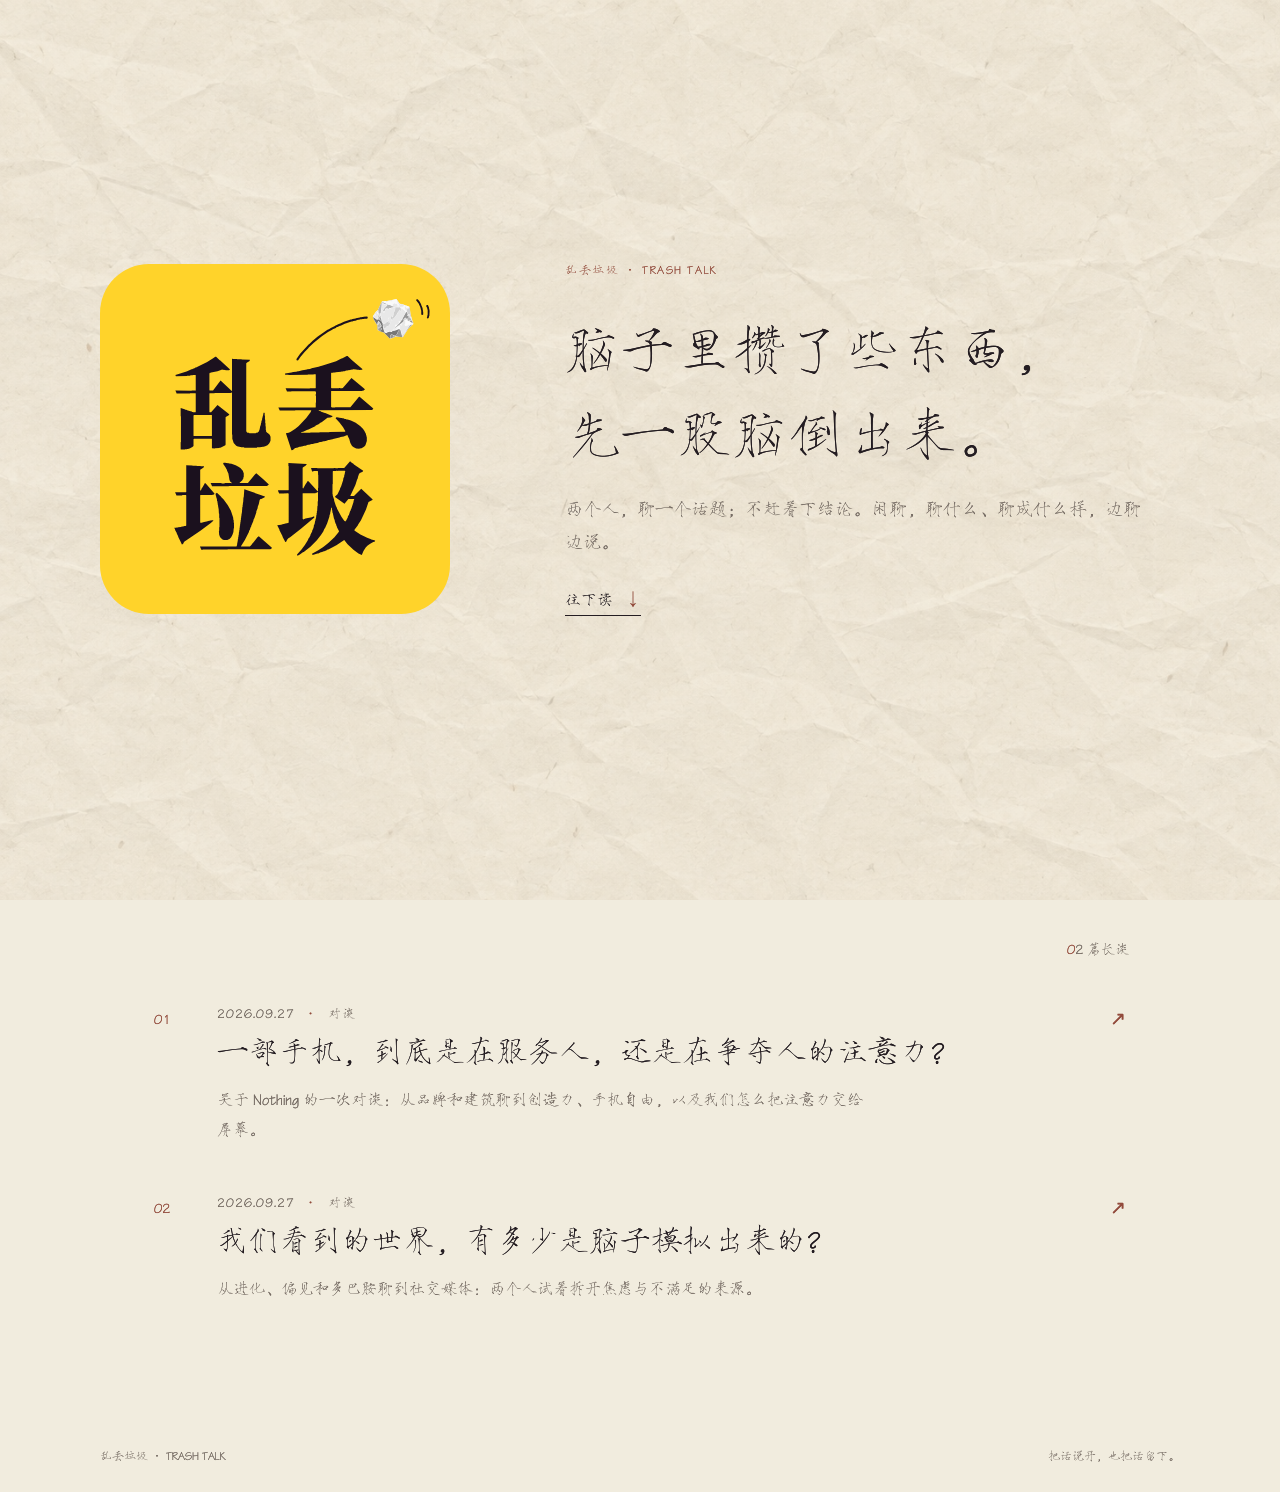
<file: site/index.html>
<!doctype html>
<html lang="zh-Hans">
<head>
  <meta charset="utf-8">
  <meta name="viewport" content="width=device-width, initial-scale=1">
  <meta name="theme-color" content="#f5f1e7">
  <meta name="description" content="两个人，聊一个话题；不赶着下结论。">
  <title>首页 · 乱丢垃圾 / Trash Talk</title>
  <link rel="icon" href="assets/branding/trash-talk-icon.svg" type="image/svg+xml">
  <link rel="stylesheet" href="assets/site.css">
</head>
<body class="home-page">
  <a class="skip-link" href="#archive">跳到文章列表</a>
  <main id="main">
    <section class="hero" aria-labelledby="hero-title">
      <figure class="hero-mark">
        <img src="assets/branding/trash-talk-icon.svg" width="350" height="350" alt="乱丢垃圾 Trash Talk 黄色方形标志，黑色中文字与飞起的纸团">
      </figure>
      <div class="hero-copy">
        <p class="eyebrow">乱丢垃圾 · TRASH TALK</p>
        <h1 id="hero-title" class="visually-hidden">乱丢垃圾 · Trash Talk</h1>
        <p class="hero-deck">脑子里攒了些东西，<br>先一股脑倒出来。</p>
        <p class="hero-note">两个人，聊一个话题；不赶着下结论。闲聊，聊什么、聊成什么样，边聊边说。</p>
        <a class="read-link" href="#archive">往下读 <span aria-hidden="true">↓</span></a>
      </div>
    </section>
    <section id="archive" class="archive" aria-label="对谈列表">
      <p class="archive-count archive-summary">02 <span>篇长谈</span></p>
      <div class="archive-list"><a class="archive-item" href="articles/2026-09-27-part-1.html">
  <span class="archive-number">01</span>
  <span class="archive-copy"><span class="archive-meta">2026.09.27 <i>·</i> 对谈</span>
    <span class="archive-title">一部手机，到底是在服务人，还是在争夺人的注意力？</span>
    <span class="archive-deck">关于 Nothing 的一次对谈：从品牌和建筑聊到创造力、手机自由，以及我们怎么把注意力交给屏幕。</span></span>
  <span class="archive-arrow" aria-hidden="true">↗</span>
</a>
<a class="archive-item" href="articles/2026-09-27-part-2.html">
  <span class="archive-number">02</span>
  <span class="archive-copy"><span class="archive-meta">2026.09.27 <i>·</i> 对谈</span>
    <span class="archive-title">我们看到的世界，有多少是脑子模拟出来的？</span>
    <span class="archive-deck">从进化、偏见和多巴胺聊到社交媒体：两个人试着拆开焦虑与不满足的来源。</span></span>
  <span class="archive-arrow" aria-hidden="true">↗</span>
</a></div>
    </section>
  </main>
  <footer class="site-footer home-footer"><span>乱丢垃圾 · TRASH TALK</span><span>把话说开，也把话留下。</span></footer>
</body>
</html>
</file>
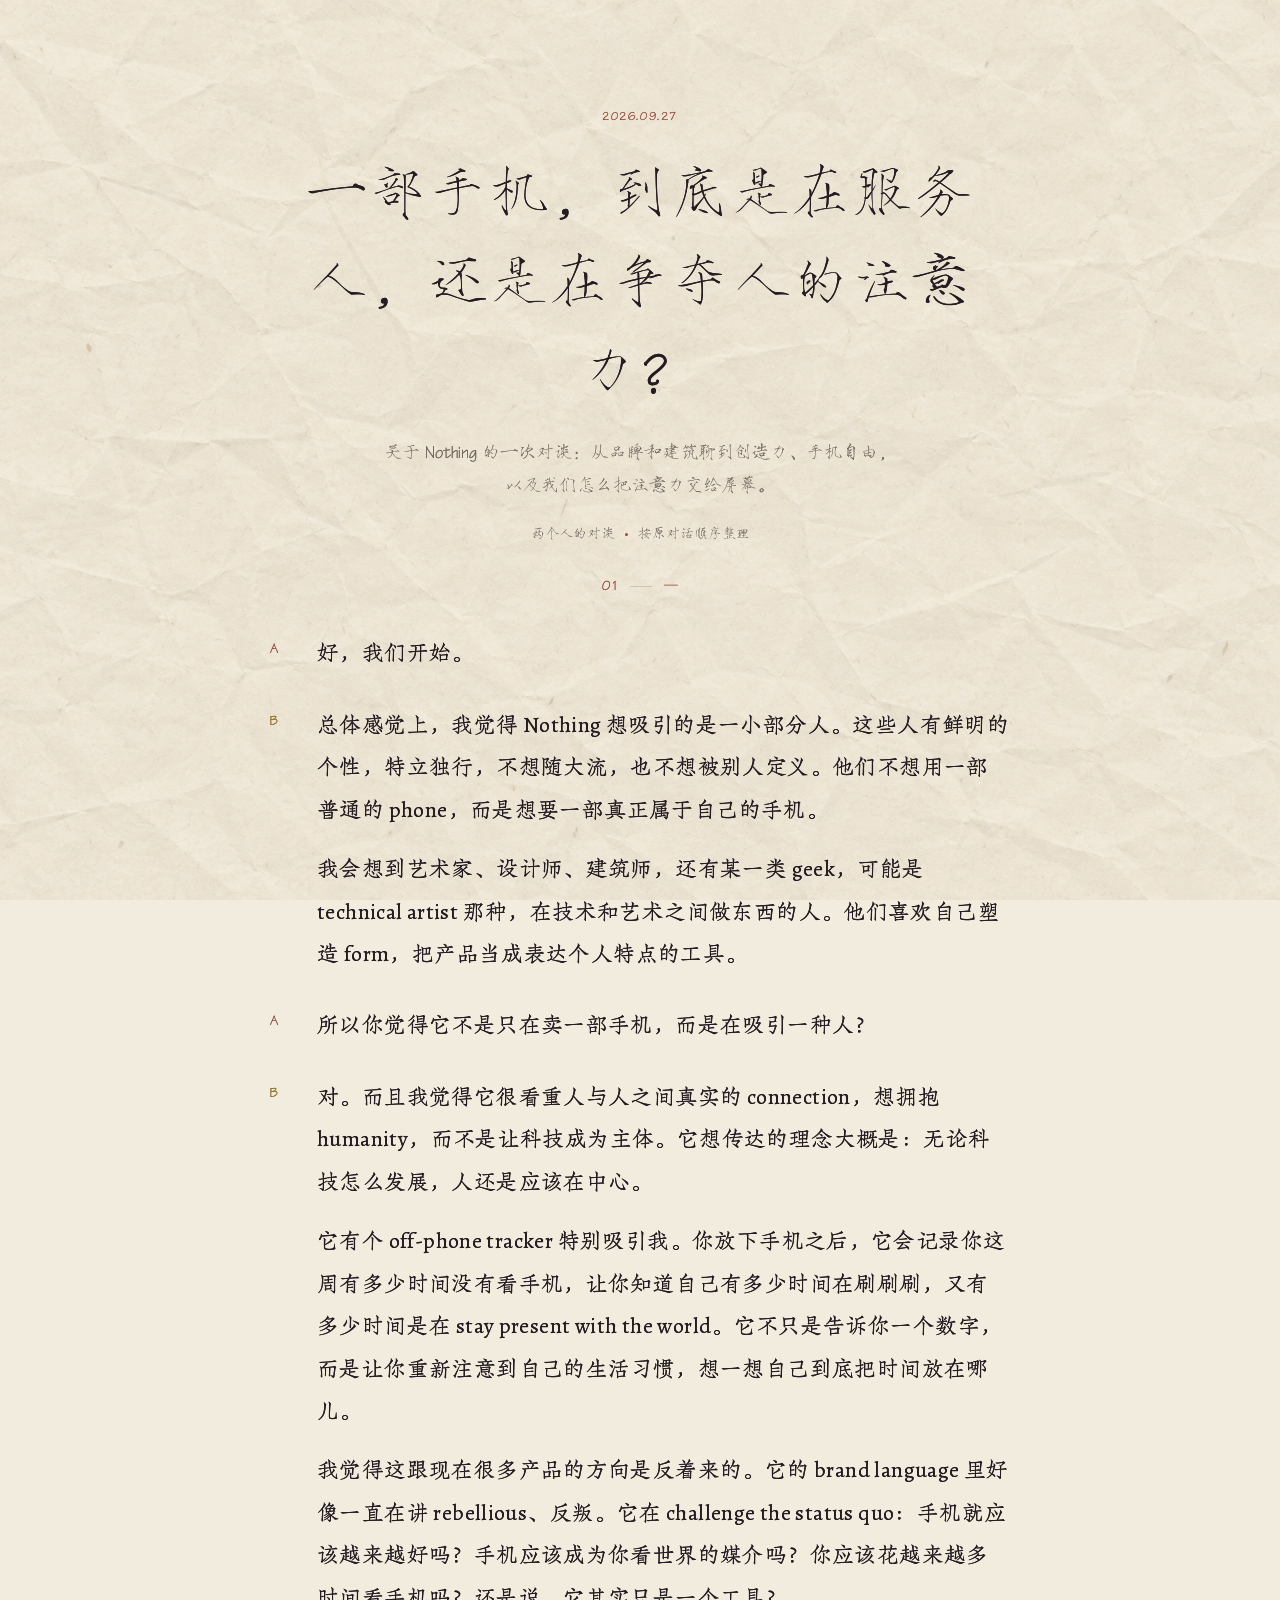
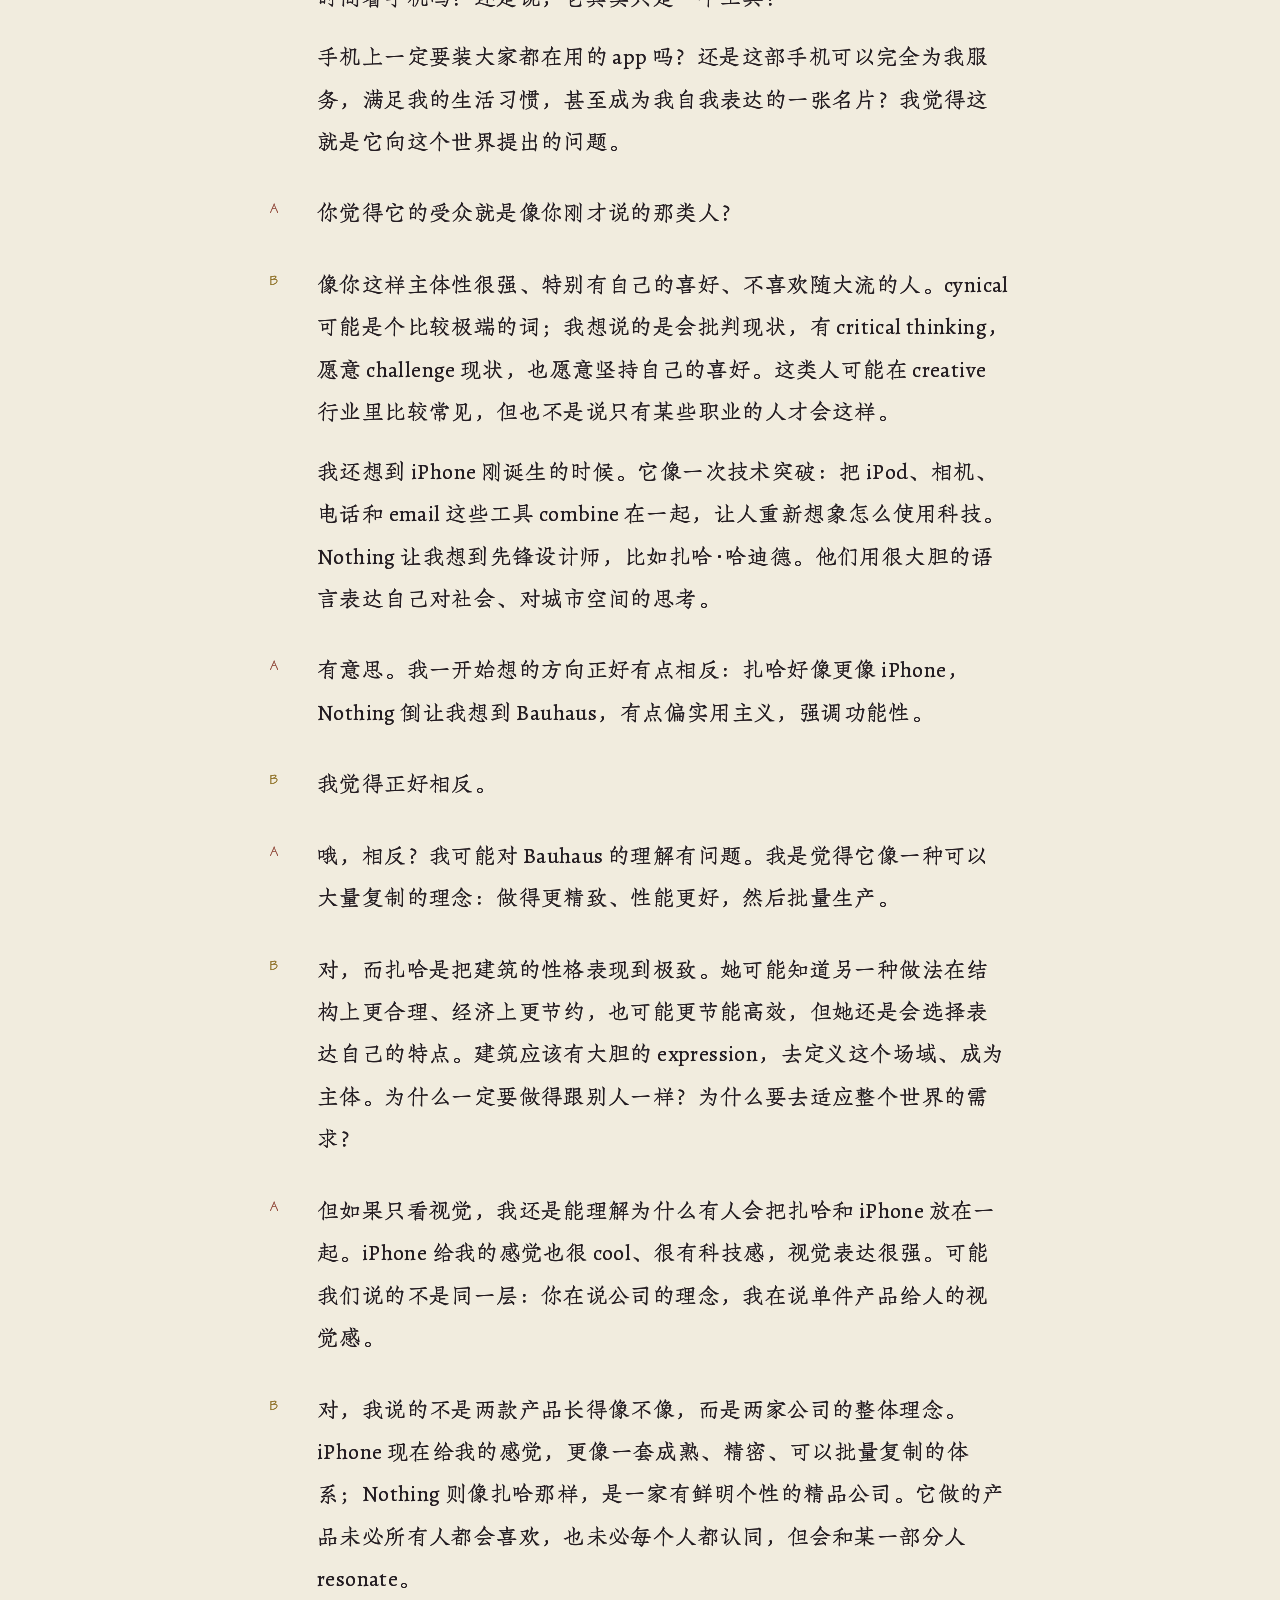
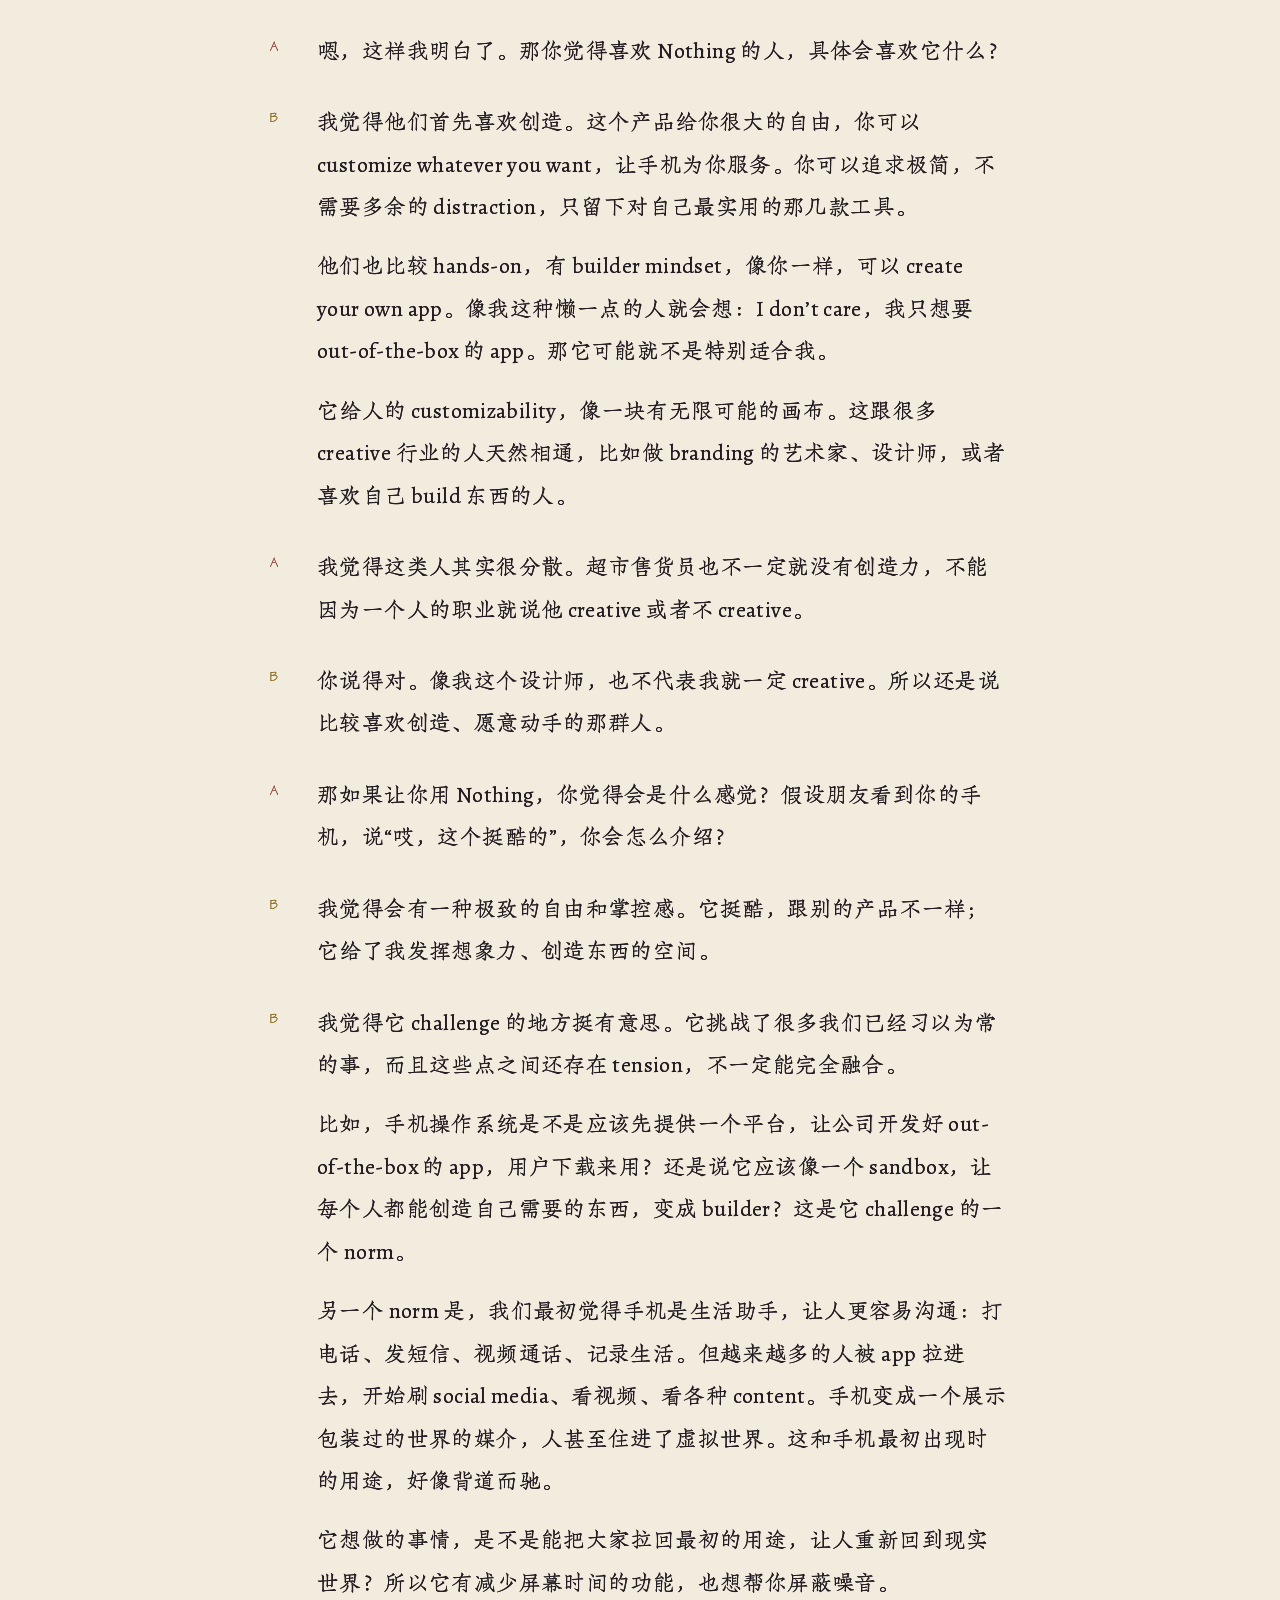
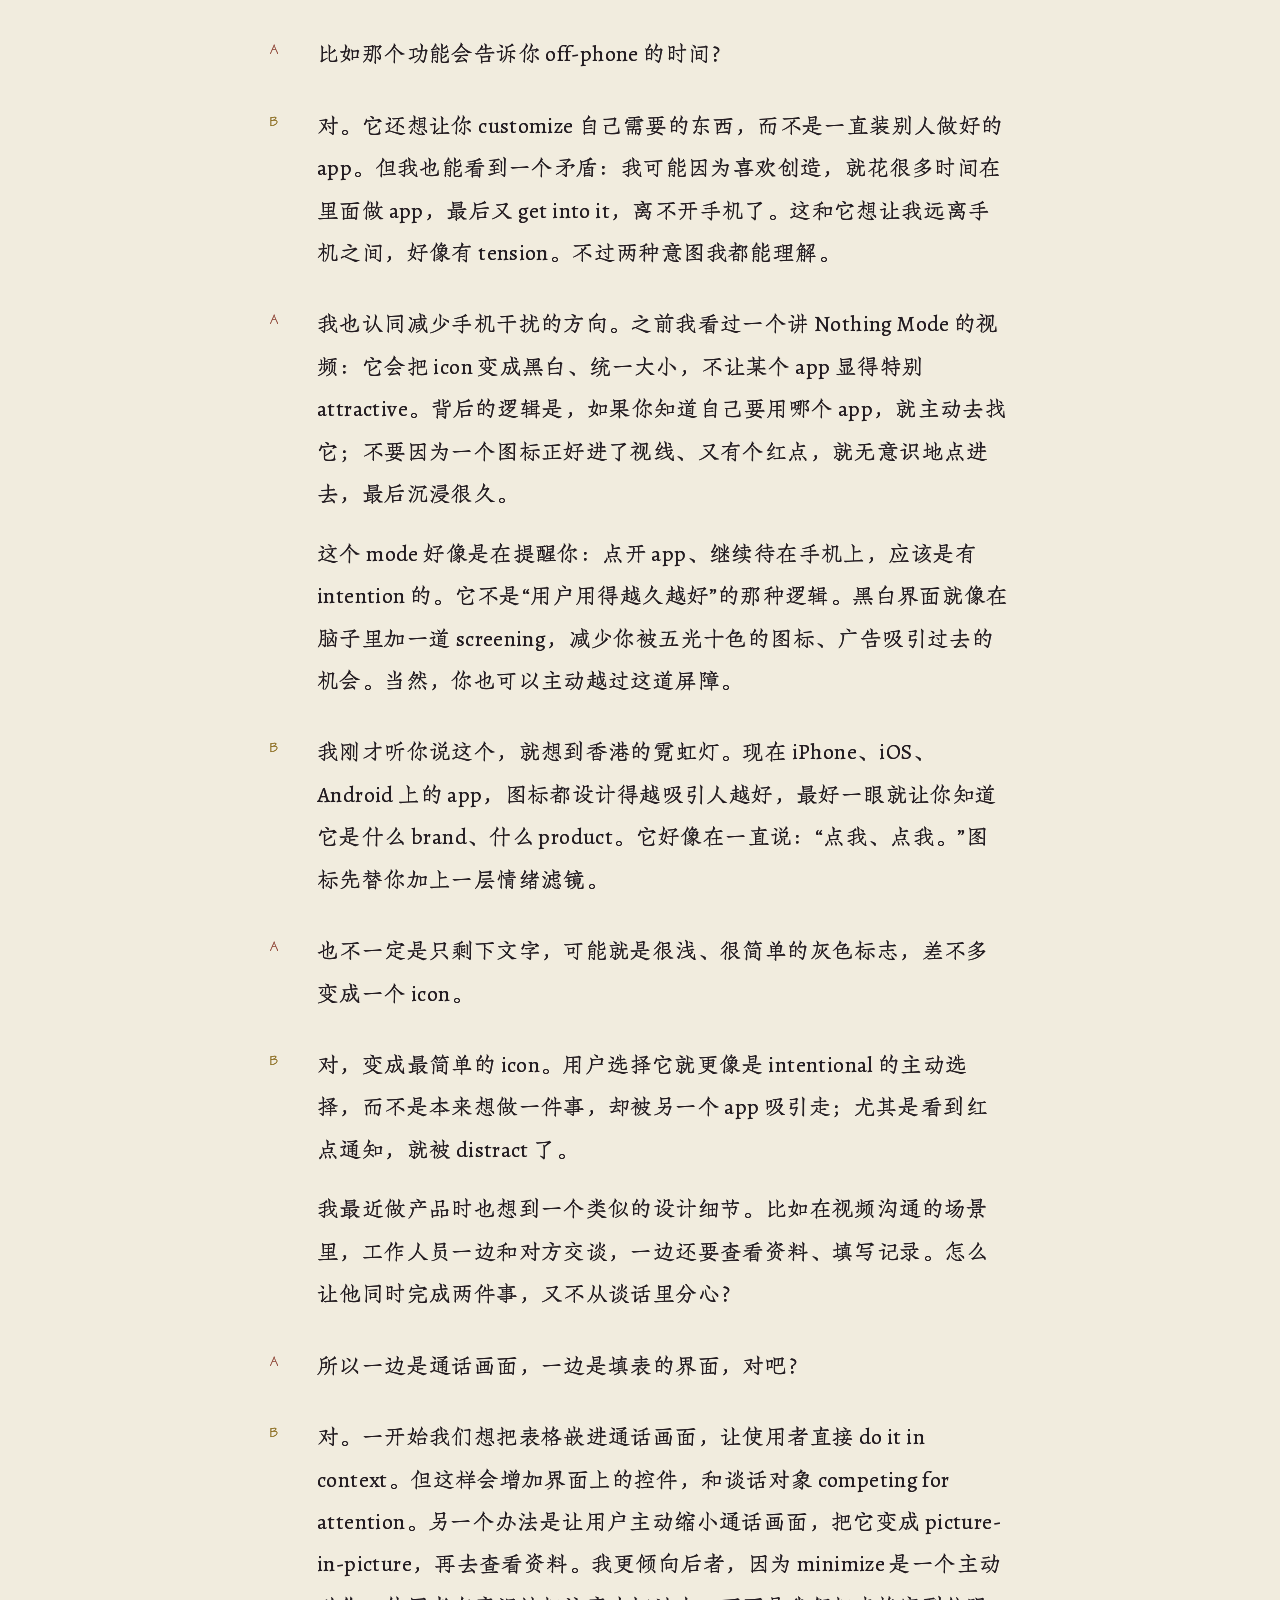
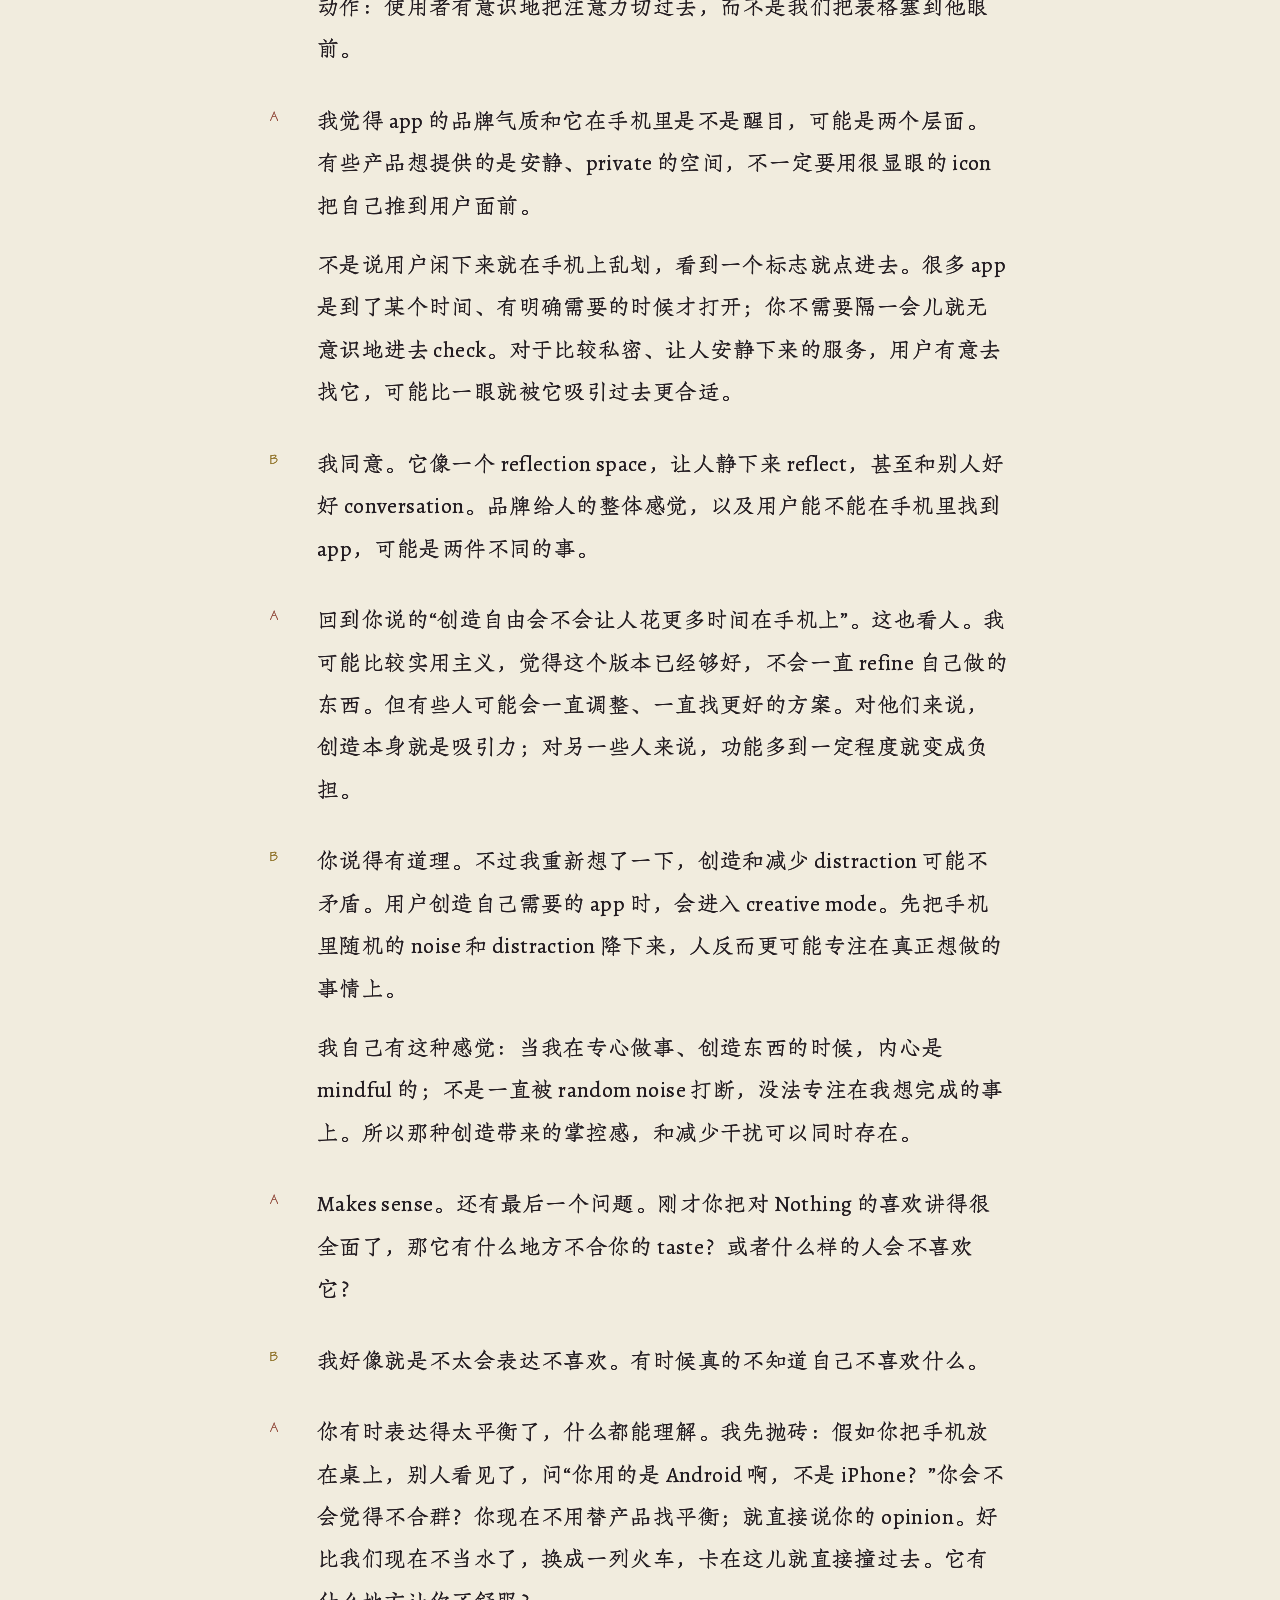
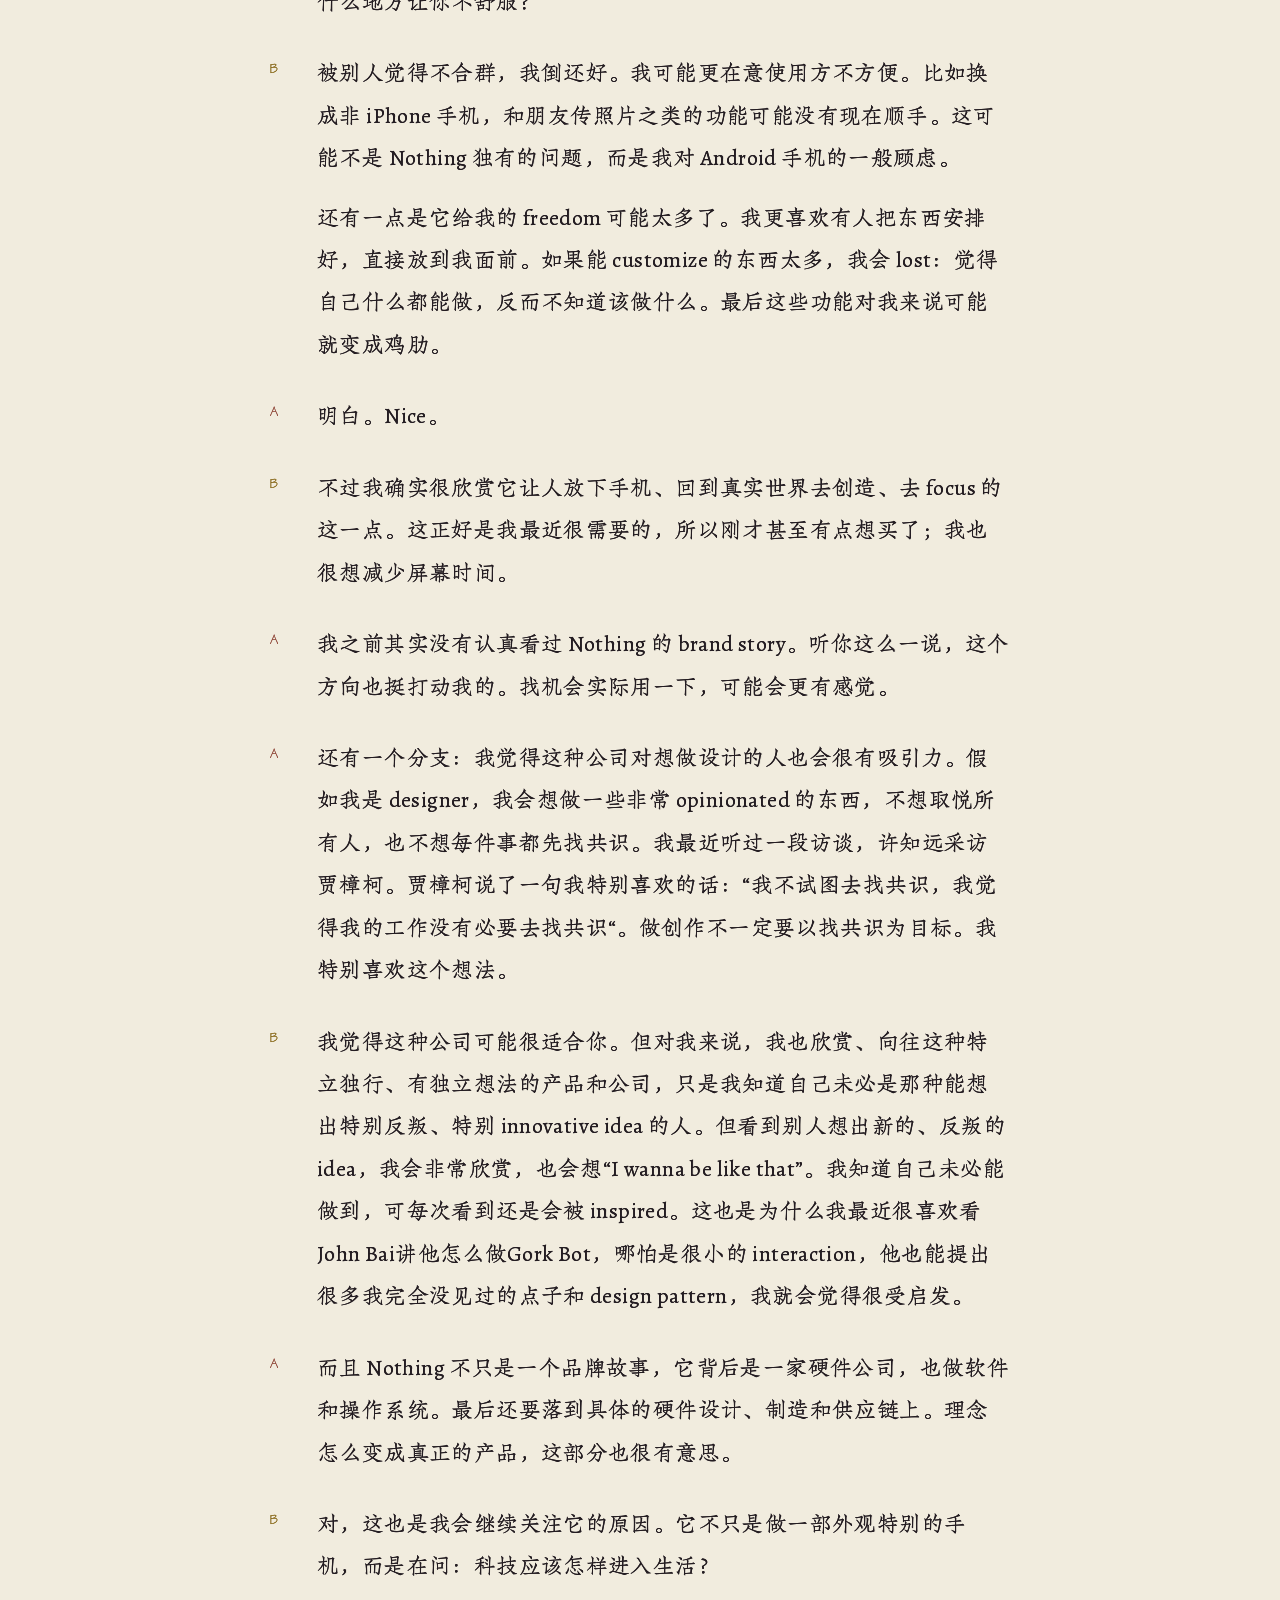
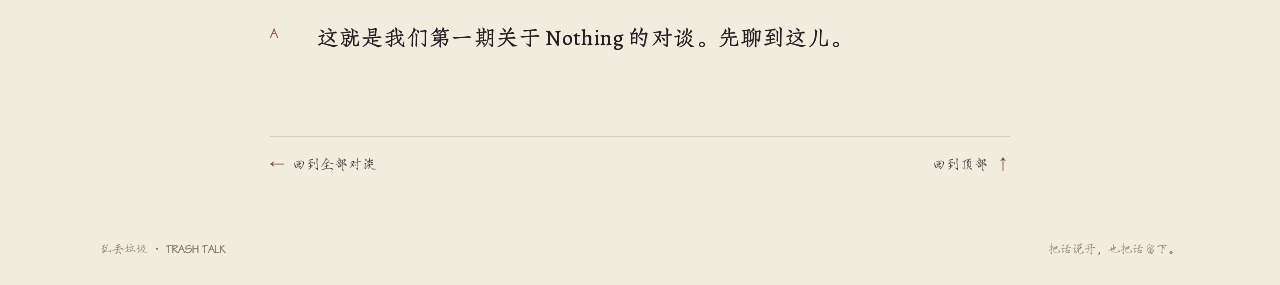
<file: site/articles/2026-09-27-part-1.html>
<!doctype html>
<html lang="zh-Hans">
<head>
  <meta charset="utf-8">
  <meta name="viewport" content="width=device-width, initial-scale=1">
  <meta name="theme-color" content="#f5f1e7">
  <meta name="description" content="关于 Nothing 的一次对谈：从品牌和建筑聊到创造力、手机自由，以及我们怎么把注意力交给屏幕。">
  <title>一部手机，到底是在服务人，还是在争夺人的注意力？ · 乱丢垃圾 / Trash Talk</title>
  <link rel="icon" href="../assets/branding/trash-talk-icon.svg" type="image/svg+xml">
  <link rel="stylesheet" href="../assets/site.css">
</head>
<body class="article-page">
  <a class="skip-link" href="#main">跳到正文</a>
  <main id="main" class="article-shell">
    <header class="article-intro">
      <p class="eyebrow"><time datetime="2026-09-27">2026.09.27</time></p>
      <h1>一部手机，到底是在服务人，还是在争夺人的注意力？</h1>
      <p class="article-deck">关于 Nothing 的一次对谈：从品牌和建筑聊到创造力、手机自由，以及我们怎么把注意力交给屏幕。</p>
      <div class="article-meta"><span>两个人的对谈</span><span class="meta-dot" aria-hidden="true"></span><span>按原对话顺序整理</span></div>
    </header>
    <div class="article-rule" aria-hidden="true"><span>01</span><i></i><span>—</span></div>
    <article class="dialogue" aria-label="对谈正文">
      <section class="turn speaker-a" data-speaker="A"><span class="speaker-label" aria-label="Speaker A">A</span><div class="turn-copy"><p>好，我们开始。</p></div></section>
<section class="turn speaker-b" data-speaker="B"><span class="speaker-label" aria-label="Speaker B">B</span><div class="turn-copy"><p>总体感觉上，我觉得 Nothing 想吸引的是一小部分人。这些人有鲜明的个性，特立独行，不想随大流，也不想被别人定义。他们不想用一部普通的 phone，而是想要一部真正属于自己的手机。</p>
<p>我会想到艺术家、设计师、建筑师，还有某一类 geek，可能是 technical artist 那种，在技术和艺术之间做东西的人。他们喜欢自己塑造 form，把产品当成表达个人特点的工具。</p></div></section>
<section class="turn speaker-a" data-speaker="A"><span class="speaker-label" aria-label="Speaker A">A</span><div class="turn-copy"><p>所以你觉得它不是只在卖一部手机，而是在吸引一种人？</p></div></section>
<section class="turn speaker-b" data-speaker="B"><span class="speaker-label" aria-label="Speaker B">B</span><div class="turn-copy"><p>对。而且我觉得它很看重人与人之间真实的 connection，想拥抱 humanity，而不是让科技成为主体。它想传达的理念大概是：无论科技怎么发展，人还是应该在中心。</p>
<p>它有个 off-phone tracker 特别吸引我。你放下手机之后，它会记录你这周有多少时间没有看手机，让你知道自己有多少时间在刷刷刷，又有多少时间是在 stay present with the world。它不只是告诉你一个数字，而是让你重新注意到自己的生活习惯，想一想自己到底把时间放在哪儿。</p>
<p>我觉得这跟现在很多产品的方向是反着来的。它的 brand language 里好像一直在讲 rebellious、反叛。它在 challenge the status quo：手机就应该越来越好吗？手机应该成为你看世界的媒介吗？你应该花越来越多时间看手机吗？还是说，它其实只是一个工具？</p>
<p>手机上一定要装大家都在用的 app 吗？还是这部手机可以完全为我服务，满足我的生活习惯，甚至成为我自我表达的一张名片？我觉得这就是它向这个世界提出的问题。</p></div></section>
<section class="turn speaker-a" data-speaker="A"><span class="speaker-label" aria-label="Speaker A">A</span><div class="turn-copy"><p>你觉得它的受众就是像你刚才说的那类人？</p></div></section>
<section class="turn speaker-b" data-speaker="B"><span class="speaker-label" aria-label="Speaker B">B</span><div class="turn-copy"><p>像你这样主体性很强、特别有自己的喜好、不喜欢随大流的人。cynical 可能是个比较极端的词；我想说的是会批判现状，有 critical thinking，愿意 challenge 现状，也愿意坚持自己的喜好。这类人可能在 creative 行业里比较常见，但也不是说只有某些职业的人才会这样。</p>
<p>我还想到 iPhone 刚诞生的时候。它像一次技术突破：把 iPod、相机、电话和 email 这些工具 combine 在一起，让人重新想象怎么使用科技。Nothing 让我想到先锋设计师，比如扎哈·哈迪德。他们用很大胆的语言表达自己对社会、对城市空间的思考。</p></div></section>
<section class="turn speaker-a" data-speaker="A"><span class="speaker-label" aria-label="Speaker A">A</span><div class="turn-copy"><p>有意思。我一开始想的方向正好有点相反：扎哈好像更像 iPhone，Nothing 倒让我想到 Bauhaus，有点偏实用主义，强调功能性。</p></div></section>
<section class="turn speaker-b" data-speaker="B"><span class="speaker-label" aria-label="Speaker B">B</span><div class="turn-copy"><p>我觉得正好相反。</p></div></section>
<section class="turn speaker-a" data-speaker="A"><span class="speaker-label" aria-label="Speaker A">A</span><div class="turn-copy"><p>哦，相反？我可能对 Bauhaus 的理解有问题。我是觉得它像一种可以大量复制的理念：做得更精致、性能更好，然后批量生产。</p></div></section>
<section class="turn speaker-b" data-speaker="B"><span class="speaker-label" aria-label="Speaker B">B</span><div class="turn-copy"><p>对，而扎哈是把建筑的性格表现到极致。她可能知道另一种做法在结构上更合理、经济上更节约，也可能更节能高效，但她还是会选择表达自己的特点。建筑应该有大胆的 expression，去定义这个场域、成为主体。为什么一定要做得跟别人一样？为什么要去适应整个世界的需求？</p></div></section>
<section class="turn speaker-a" data-speaker="A"><span class="speaker-label" aria-label="Speaker A">A</span><div class="turn-copy"><p>但如果只看视觉，我还是能理解为什么有人会把扎哈和 iPhone 放在一起。iPhone 给我的感觉也很 cool、很有科技感，视觉表达很强。可能我们说的不是同一层：你在说公司的理念，我在说单件产品给人的视觉感。</p></div></section>
<section class="turn speaker-b" data-speaker="B"><span class="speaker-label" aria-label="Speaker B">B</span><div class="turn-copy"><p>对，我说的不是两款产品长得像不像，而是两家公司的整体理念。iPhone 现在给我的感觉，更像一套成熟、精密、可以批量复制的体系；Nothing 则像扎哈那样，是一家有鲜明个性的精品公司。它做的产品未必所有人都会喜欢，也未必每个人都认同，但会和某一部分人 resonate。</p></div></section>
<section class="turn speaker-a" data-speaker="A"><span class="speaker-label" aria-label="Speaker A">A</span><div class="turn-copy"><p>嗯，这样我明白了。那你觉得喜欢 Nothing 的人，具体会喜欢它什么？</p></div></section>
<section class="turn speaker-b" data-speaker="B"><span class="speaker-label" aria-label="Speaker B">B</span><div class="turn-copy"><p>我觉得他们首先喜欢创造。这个产品给你很大的自由，你可以 customize whatever you want，让手机为你服务。你可以追求极简，不需要多余的 distraction，只留下对自己最实用的那几款工具。</p>
<p>他们也比较 hands-on，有 builder mindset，像你一样，可以 create your own app。像我这种懒一点的人就会想：I don’t care，我只想要 out-of-the-box 的 app。那它可能就不是特别适合我。</p>
<p>它给人的 customizability，像一块有无限可能的画布。这跟很多 creative 行业的人天然相通，比如做 branding 的艺术家、设计师，或者喜欢自己 build 东西的人。</p></div></section>
<section class="turn speaker-a" data-speaker="A"><span class="speaker-label" aria-label="Speaker A">A</span><div class="turn-copy"><p>我觉得这类人其实很分散。超市售货员也不一定就没有创造力，不能因为一个人的职业就说他 creative 或者不 creative。</p></div></section>
<section class="turn speaker-b" data-speaker="B"><span class="speaker-label" aria-label="Speaker B">B</span><div class="turn-copy"><p>你说得对。像我这个设计师，也不代表我就一定 creative。所以还是说比较喜欢创造、愿意动手的那群人。</p></div></section>
<section class="turn speaker-a" data-speaker="A"><span class="speaker-label" aria-label="Speaker A">A</span><div class="turn-copy"><p>那如果让你用 Nothing，你觉得会是什么感觉？假设朋友看到你的手机，说“哎，这个挺酷的”，你会怎么介绍？</p></div></section>
<section class="turn speaker-b" data-speaker="B"><span class="speaker-label" aria-label="Speaker B">B</span><div class="turn-copy"><p>我觉得会有一种极致的自由和掌控感。它挺酷，跟别的产品不一样；它给了我发挥想象力、创造东西的空间。</p></div></section>
<section class="turn speaker-b" data-speaker="B"><span class="speaker-label" aria-label="Speaker B">B</span><div class="turn-copy"><p>我觉得它 challenge 的地方挺有意思。它挑战了很多我们已经习以为常的事，而且这些点之间还存在 tension，不一定能完全融合。</p>
<p>比如，手机操作系统是不是应该先提供一个平台，让公司开发好 out-of-the-box 的 app，用户下载来用？还是说它应该像一个 sandbox，让每个人都能创造自己需要的东西，变成 builder？这是它 challenge 的一个 norm。</p>
<p>另一个 norm 是，我们最初觉得手机是生活助手，让人更容易沟通：打电话、发短信、视频通话、记录生活。但越来越多的人被 app 拉进去，开始刷 social media、看视频、看各种 content。手机变成一个展示包装过的世界的媒介，人甚至住进了虚拟世界。这和手机最初出现时的用途，好像背道而驰。</p>
<p>它想做的事情，是不是能把大家拉回最初的用途，让人重新回到现实世界？所以它有减少屏幕时间的功能，也想帮你屏蔽噪音。</p></div></section>
<section class="turn speaker-a" data-speaker="A"><span class="speaker-label" aria-label="Speaker A">A</span><div class="turn-copy"><p>比如那个功能会告诉你 off-phone 的时间？</p></div></section>
<section class="turn speaker-b" data-speaker="B"><span class="speaker-label" aria-label="Speaker B">B</span><div class="turn-copy"><p>对。它还想让你 customize 自己需要的东西，而不是一直装别人做好的 app。但我也能看到一个矛盾：我可能因为喜欢创造，就花很多时间在里面做 app，最后又 get into it，离不开手机了。这和它想让我远离手机之间，好像有 tension。不过两种意图我都能理解。</p></div></section>
<section class="turn speaker-a" data-speaker="A"><span class="speaker-label" aria-label="Speaker A">A</span><div class="turn-copy"><p>我也认同减少手机干扰的方向。之前我看过一个讲 Nothing Mode 的视频：它会把 icon 变成黑白、统一大小，不让某个 app 显得特别 attractive。背后的逻辑是，如果你知道自己要用哪个 app，就主动去找它；不要因为一个图标正好进了视线、又有个红点，就无意识地点进去，最后沉浸很久。</p>
<p>这个 mode 好像是在提醒你：点开 app、继续待在手机上，应该是有 intention 的。它不是“用户用得越久越好”的那种逻辑。黑白界面就像在脑子里加一道 screening，减少你被五光十色的图标、广告吸引过去的机会。当然，你也可以主动越过这道屏障。</p></div></section>
<section class="turn speaker-b" data-speaker="B"><span class="speaker-label" aria-label="Speaker B">B</span><div class="turn-copy"><p>我刚才听你说这个，就想到香港的霓虹灯。现在 iPhone、iOS、Android 上的 app，图标都设计得越吸引人越好，最好一眼就让你知道它是什么 brand、什么 product。它好像在一直说：“点我、点我。”图标先替你加上一层情绪滤镜。</p></div></section>
<section class="turn speaker-a" data-speaker="A"><span class="speaker-label" aria-label="Speaker A">A</span><div class="turn-copy"><p>也不一定是只剩下文字，可能就是很浅、很简单的灰色标志，差不多变成一个 icon。</p></div></section>
<section class="turn speaker-b" data-speaker="B"><span class="speaker-label" aria-label="Speaker B">B</span><div class="turn-copy"><p>对，变成最简单的 icon。用户选择它就更像是 intentional 的主动选择，而不是本来想做一件事，却被另一个 app 吸引走；尤其是看到红点通知，就被 distract 了。</p>
<p>我最近做产品时也想到一个类似的设计细节。比如在视频沟通的场景里，工作人员一边和对方交谈，一边还要查看资料、填写记录。怎么让他同时完成两件事，又不从谈话里分心？</p></div></section>
<section class="turn speaker-a" data-speaker="A"><span class="speaker-label" aria-label="Speaker A">A</span><div class="turn-copy"><p>所以一边是通话画面，一边是填表的界面，对吧？</p></div></section>
<section class="turn speaker-b" data-speaker="B"><span class="speaker-label" aria-label="Speaker B">B</span><div class="turn-copy"><p>对。一开始我们想把表格嵌进通话画面，让使用者直接 do it in context。但这样会增加界面上的控件，和谈话对象 competing for attention。另一个办法是让用户主动缩小通话画面，把它变成 picture-in-picture，再去查看资料。我更倾向后者，因为 minimize 是一个主动动作：使用者有意识地把注意力切过去，而不是我们把表格塞到他眼前。</p></div></section>
<section class="turn speaker-a" data-speaker="A"><span class="speaker-label" aria-label="Speaker A">A</span><div class="turn-copy"><p>我觉得 app 的品牌气质和它在手机里是不是醒目，可能是两个层面。有些产品想提供的是安静、private 的空间，不一定要用很显眼的 icon 把自己推到用户面前。</p>
<p>不是说用户闲下来就在手机上乱划，看到一个标志就点进去。很多 app 是到了某个时间、有明确需要的时候才打开；你不需要隔一会儿就无意识地进去 check。对于比较私密、让人安静下来的服务，用户有意去找它，可能比一眼就被它吸引过去更合适。</p></div></section>
<section class="turn speaker-b" data-speaker="B"><span class="speaker-label" aria-label="Speaker B">B</span><div class="turn-copy"><p>我同意。它像一个 reflection space，让人静下来 reflect，甚至和别人好好 conversation。品牌给人的整体感觉，以及用户能不能在手机里找到 app，可能是两件不同的事。</p></div></section>
<section class="turn speaker-a" data-speaker="A"><span class="speaker-label" aria-label="Speaker A">A</span><div class="turn-copy"><p>回到你说的“创造自由会不会让人花更多时间在手机上”。这也看人。我可能比较实用主义，觉得这个版本已经够好，不会一直 refine 自己做的东西。但有些人可能会一直调整、一直找更好的方案。对他们来说，创造本身就是吸引力；对另一些人来说，功能多到一定程度就变成负担。</p></div></section>
<section class="turn speaker-b" data-speaker="B"><span class="speaker-label" aria-label="Speaker B">B</span><div class="turn-copy"><p>你说得有道理。不过我重新想了一下，创造和减少 distraction 可能不矛盾。用户创造自己需要的 app 时，会进入 creative mode。先把手机里随机的 noise 和 distraction 降下来，人反而更可能专注在真正想做的事情上。</p>
<p>我自己有这种感觉：当我在专心做事、创造东西的时候，内心是 mindful 的；不是一直被 random noise 打断，没法专注在我想完成的事上。所以那种创造带来的掌控感，和减少干扰可以同时存在。</p></div></section>
<section class="turn speaker-a" data-speaker="A"><span class="speaker-label" aria-label="Speaker A">A</span><div class="turn-copy"><p>Makes sense。还有最后一个问题。刚才你把对 Nothing 的喜欢讲得很全面了，那它有什么地方不合你的 taste？或者什么样的人会不喜欢它？</p></div></section>
<section class="turn speaker-b" data-speaker="B"><span class="speaker-label" aria-label="Speaker B">B</span><div class="turn-copy"><p>我好像就是不太会表达不喜欢。有时候真的不知道自己不喜欢什么。</p></div></section>
<section class="turn speaker-a" data-speaker="A"><span class="speaker-label" aria-label="Speaker A">A</span><div class="turn-copy"><p>你有时表达得太平衡了，什么都能理解。我先抛砖：假如你把手机放在桌上，别人看见了，问“你用的是 Android 啊，不是 iPhone？”你会不会觉得不合群？你现在不用替产品找平衡；就直接说你的 opinion。好比我们现在不当水了，换成一列火车，卡在这儿就直接撞过去。它有什么地方让你不舒服？</p></div></section>
<section class="turn speaker-b" data-speaker="B"><span class="speaker-label" aria-label="Speaker B">B</span><div class="turn-copy"><p>被别人觉得不合群，我倒还好。我可能更在意使用方不方便。比如换成非 iPhone 手机，和朋友传照片之类的功能可能没有现在顺手。这可能不是 Nothing 独有的问题，而是我对 Android 手机的一般顾虑。</p>
<p>还有一点是它给我的 freedom 可能太多了。我更喜欢有人把东西安排好，直接放到我面前。如果能 customize 的东西太多，我会 lost：觉得自己什么都能做，反而不知道该做什么。最后这些功能对我来说可能就变成鸡肋。</p></div></section>
<section class="turn speaker-a" data-speaker="A"><span class="speaker-label" aria-label="Speaker A">A</span><div class="turn-copy"><p>明白。Nice。</p></div></section>
<section class="turn speaker-b" data-speaker="B"><span class="speaker-label" aria-label="Speaker B">B</span><div class="turn-copy"><p>不过我确实很欣赏它让人放下手机、回到真实世界去创造、去 focus 的这一点。这正好是我最近很需要的，所以刚才甚至有点想买了；我也很想减少屏幕时间。</p></div></section>
<section class="turn speaker-a" data-speaker="A"><span class="speaker-label" aria-label="Speaker A">A</span><div class="turn-copy"><p>我之前其实没有认真看过 Nothing 的 brand story。听你这么一说，这个方向也挺打动我的。找机会实际用一下，可能会更有感觉。</p></div></section>
<section class="turn speaker-a" data-speaker="A"><span class="speaker-label" aria-label="Speaker A">A</span><div class="turn-copy"><p>还有一个分支：我觉得这种公司对想做设计的人也会很有吸引力。假如我是 designer，我会想做一些非常 opinionated 的东西，不想取悦所有人，也不想每件事都先找共识。我最近听过一段访谈，许知远采访贾樟柯。贾樟柯说了一句我特别喜欢的话：“我不试图去找共识，我觉得我的工作没有必要去找共识“。做创作不一定要以找共识为目标。我特别喜欢这个想法。</p></div></section>
<section class="turn speaker-b" data-speaker="B"><span class="speaker-label" aria-label="Speaker B">B</span><div class="turn-copy"><p>我觉得这种公司可能很适合你。但对我来说，我也欣赏、向往这种特立独行、有独立想法的产品和公司，只是我知道自己未必是那种能想出特别反叛、特别 innovative idea 的人。但看到别人想出新的、反叛的 idea，我会非常欣赏，也会想“I wanna be like that”。我知道自己未必能做到，可每次看到还是会被 inspired。这也是为什么我最近很喜欢看John Bai讲他怎么做Gork Bot，哪怕是很小的 interaction，他也能提出很多我完全没见过的点子和 design pattern，我就会觉得很受启发。</p></div></section>
<section class="turn speaker-a" data-speaker="A"><span class="speaker-label" aria-label="Speaker A">A</span><div class="turn-copy"><p>而且 Nothing 不只是一个品牌故事，它背后是一家硬件公司，也做软件和操作系统。最后还要落到具体的硬件设计、制造和供应链上。理念怎么变成真正的产品，这部分也很有意思。</p></div></section>
<section class="turn speaker-b" data-speaker="B"><span class="speaker-label" aria-label="Speaker B">B</span><div class="turn-copy"><p>对，这也是我会继续关注它的原因。它不只是做一部外观特别的手机，而是在问：科技应该怎样进入生活？</p></div></section>
<section class="turn speaker-a" data-speaker="A"><span class="speaker-label" aria-label="Speaker A">A</span><div class="turn-copy"><p>这就是我们第一期关于 Nothing 的对谈。先聊到这儿。</p></div></section>
    </article>
    <nav class="article-end" aria-label="文章导航">
      <a href="../index.html#archive"><span aria-hidden="true">←</span> 回到全部对谈</a>
      <a href="#main">回到顶部 <span aria-hidden="true">↑</span></a>
    </nav>
  </main>
  <footer class="site-footer article-footer"><span>乱丢垃圾 · TRASH TALK</span><span>把话说开，也把话留下。</span></footer>
</body>
</html>
</file>
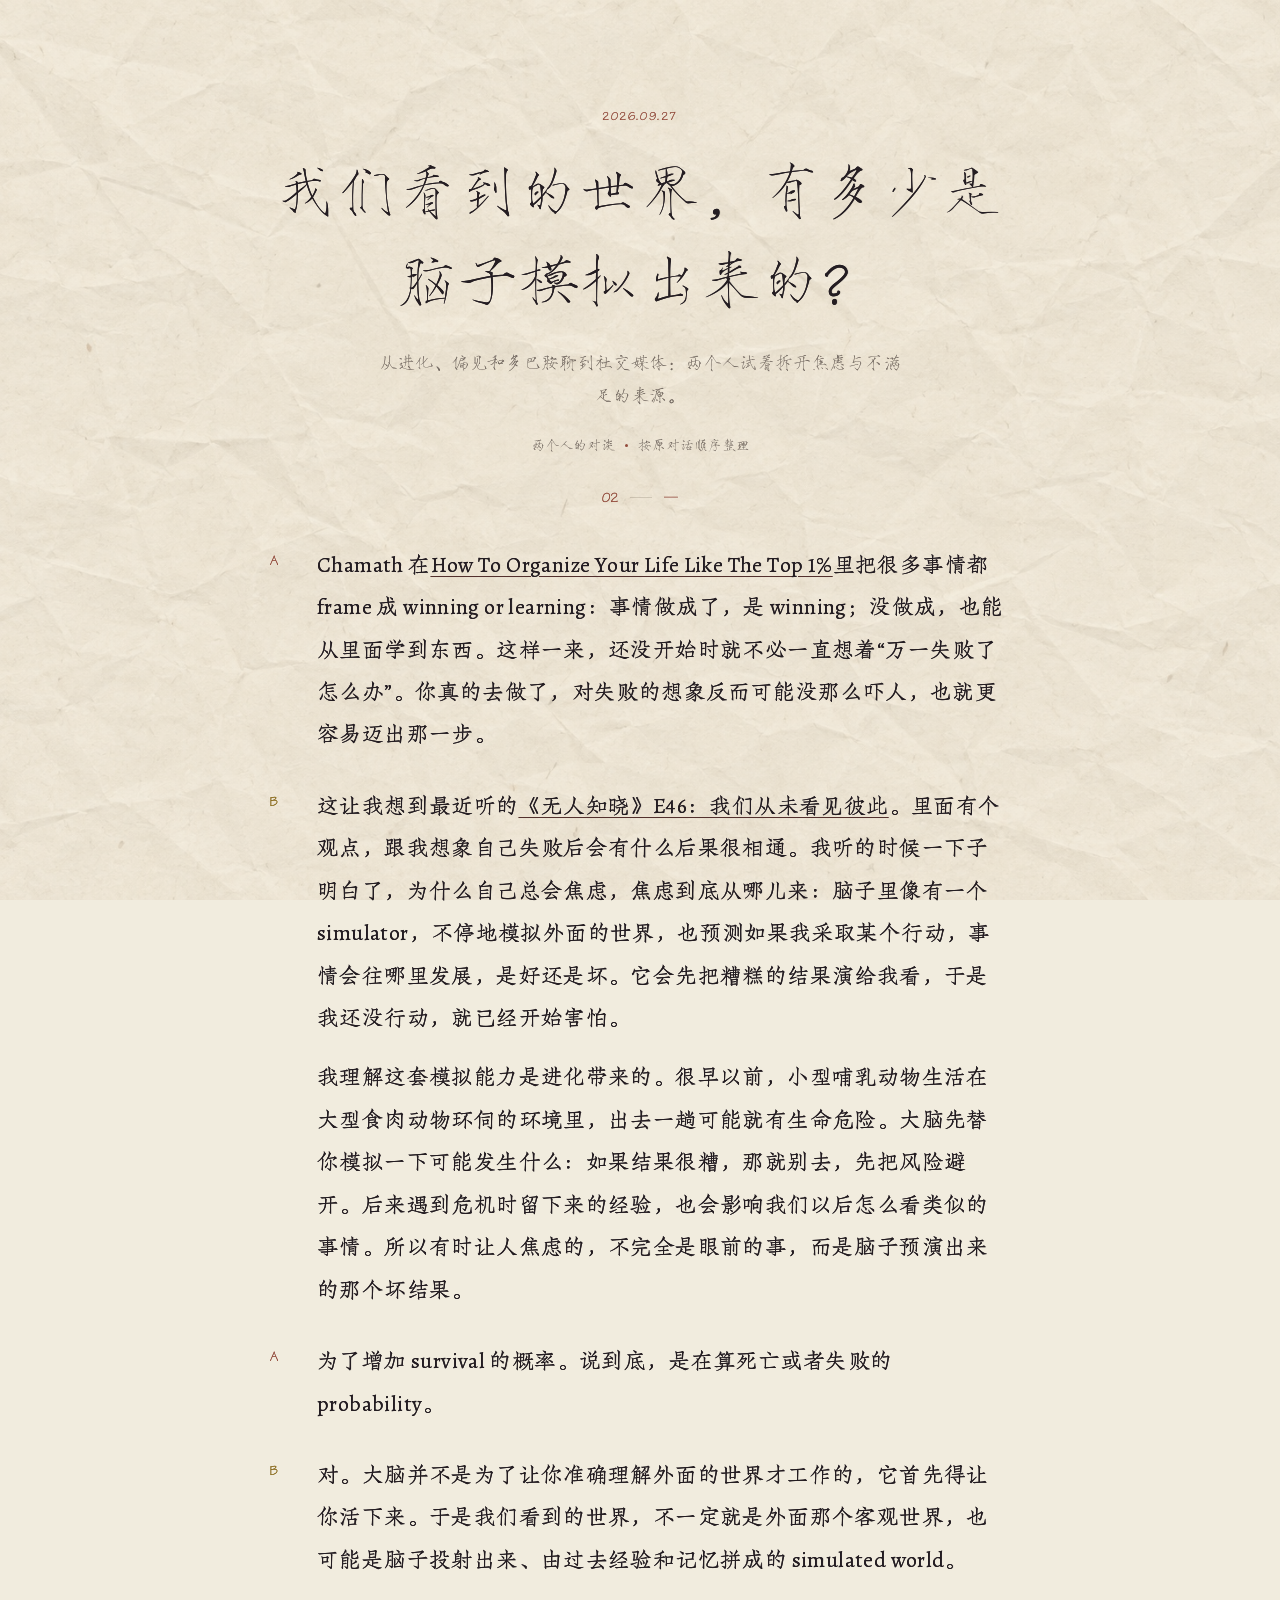
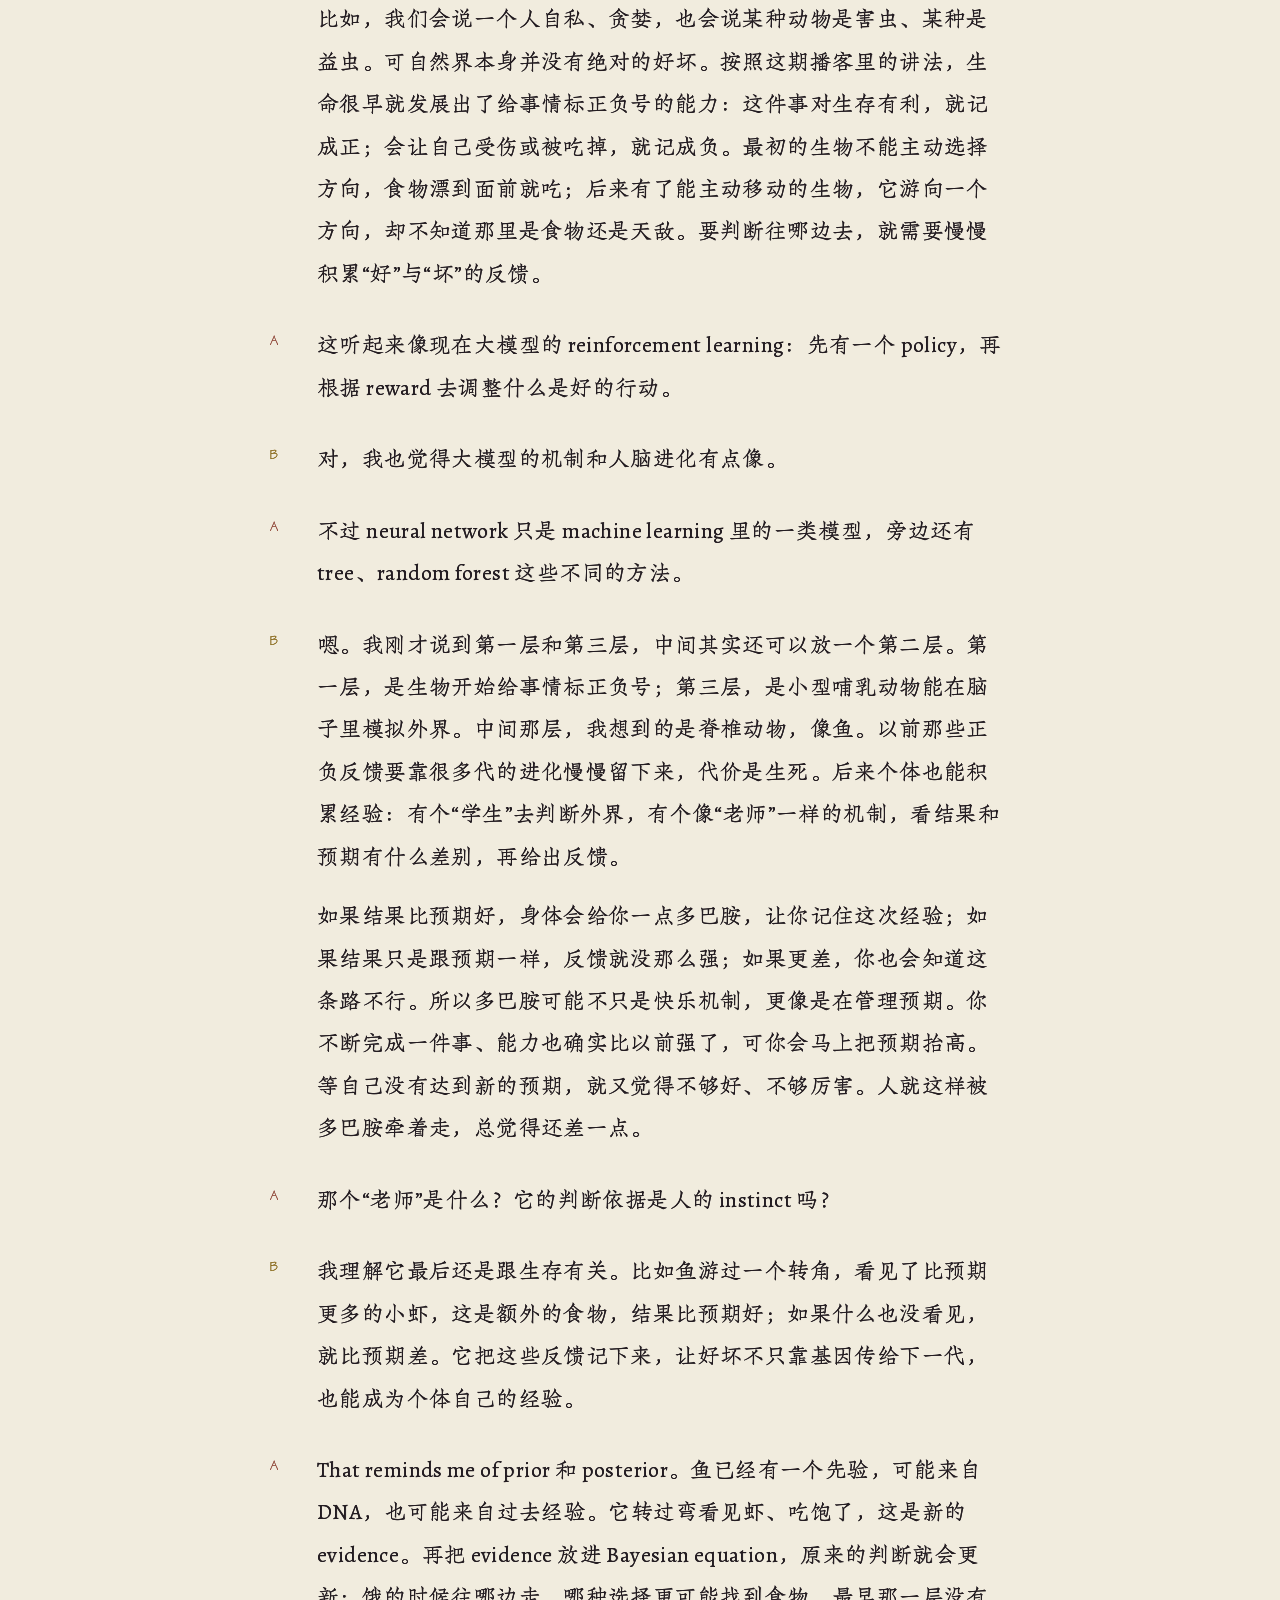
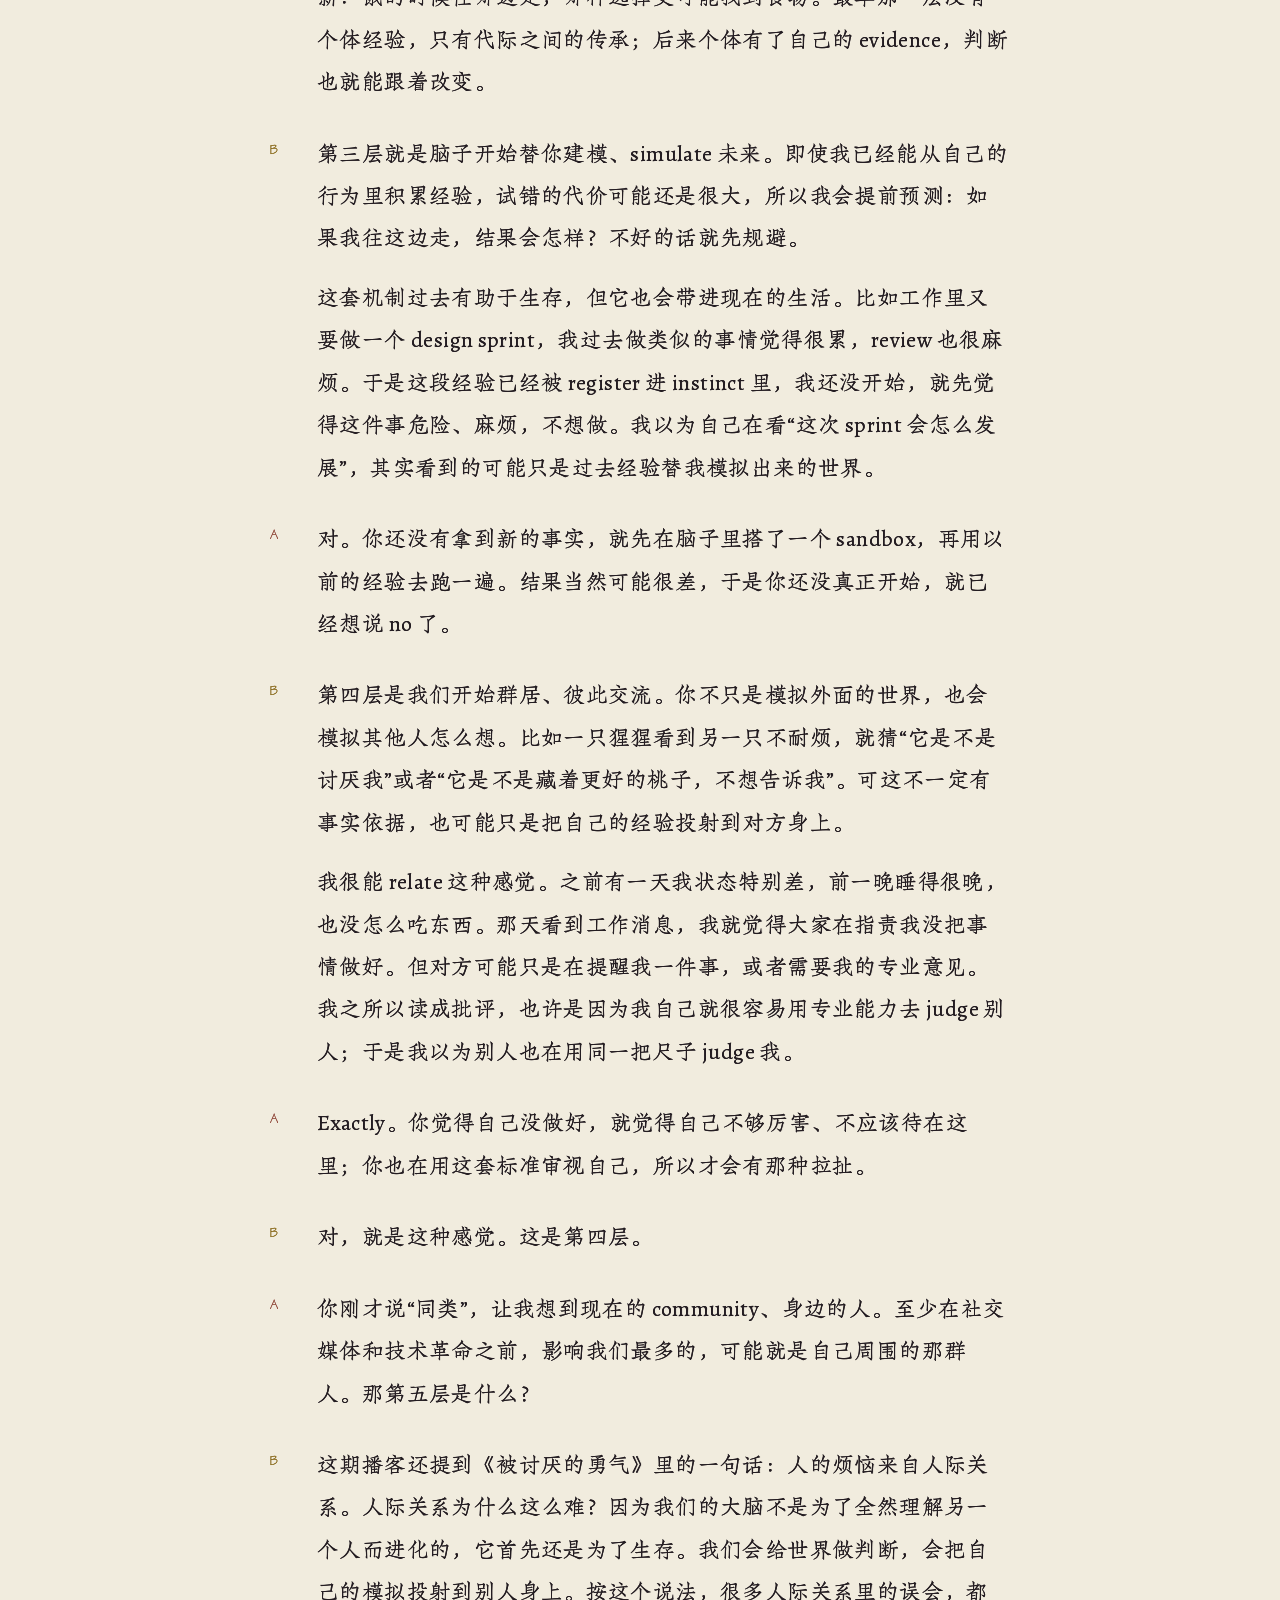
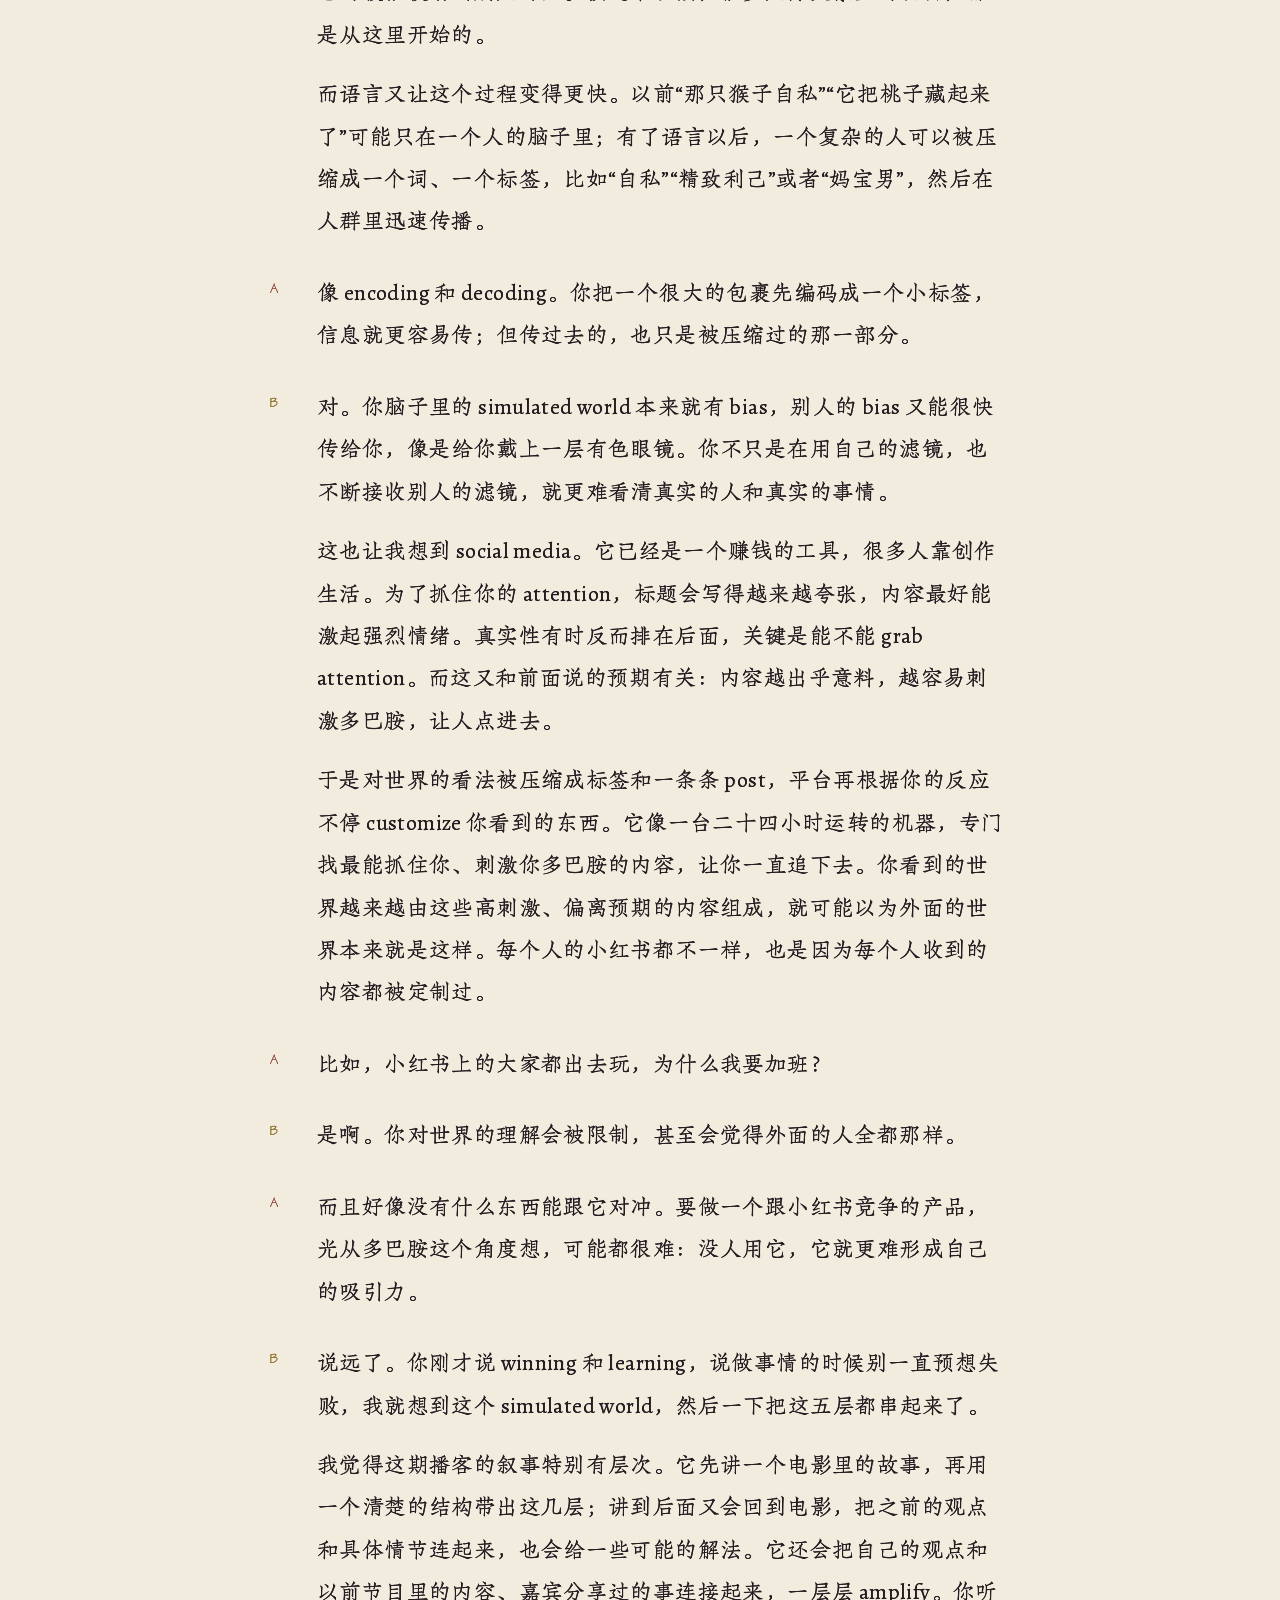
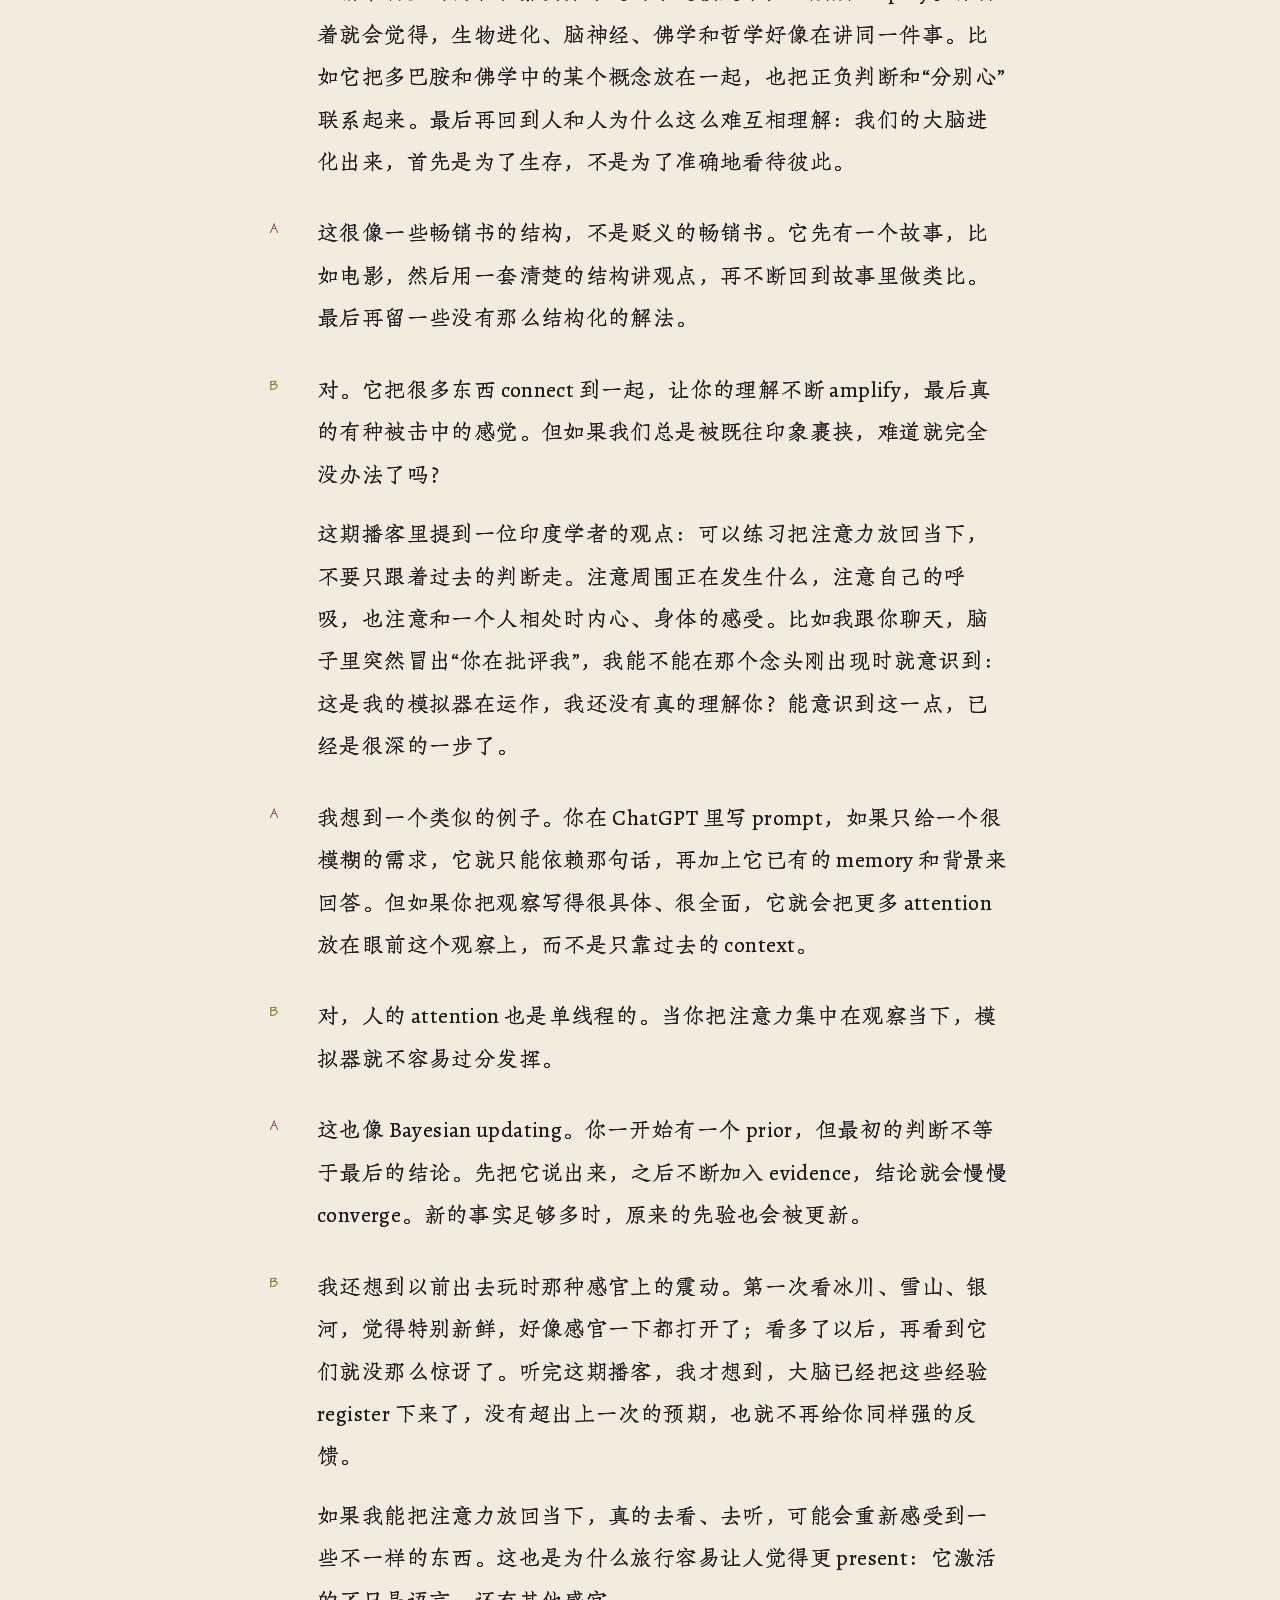
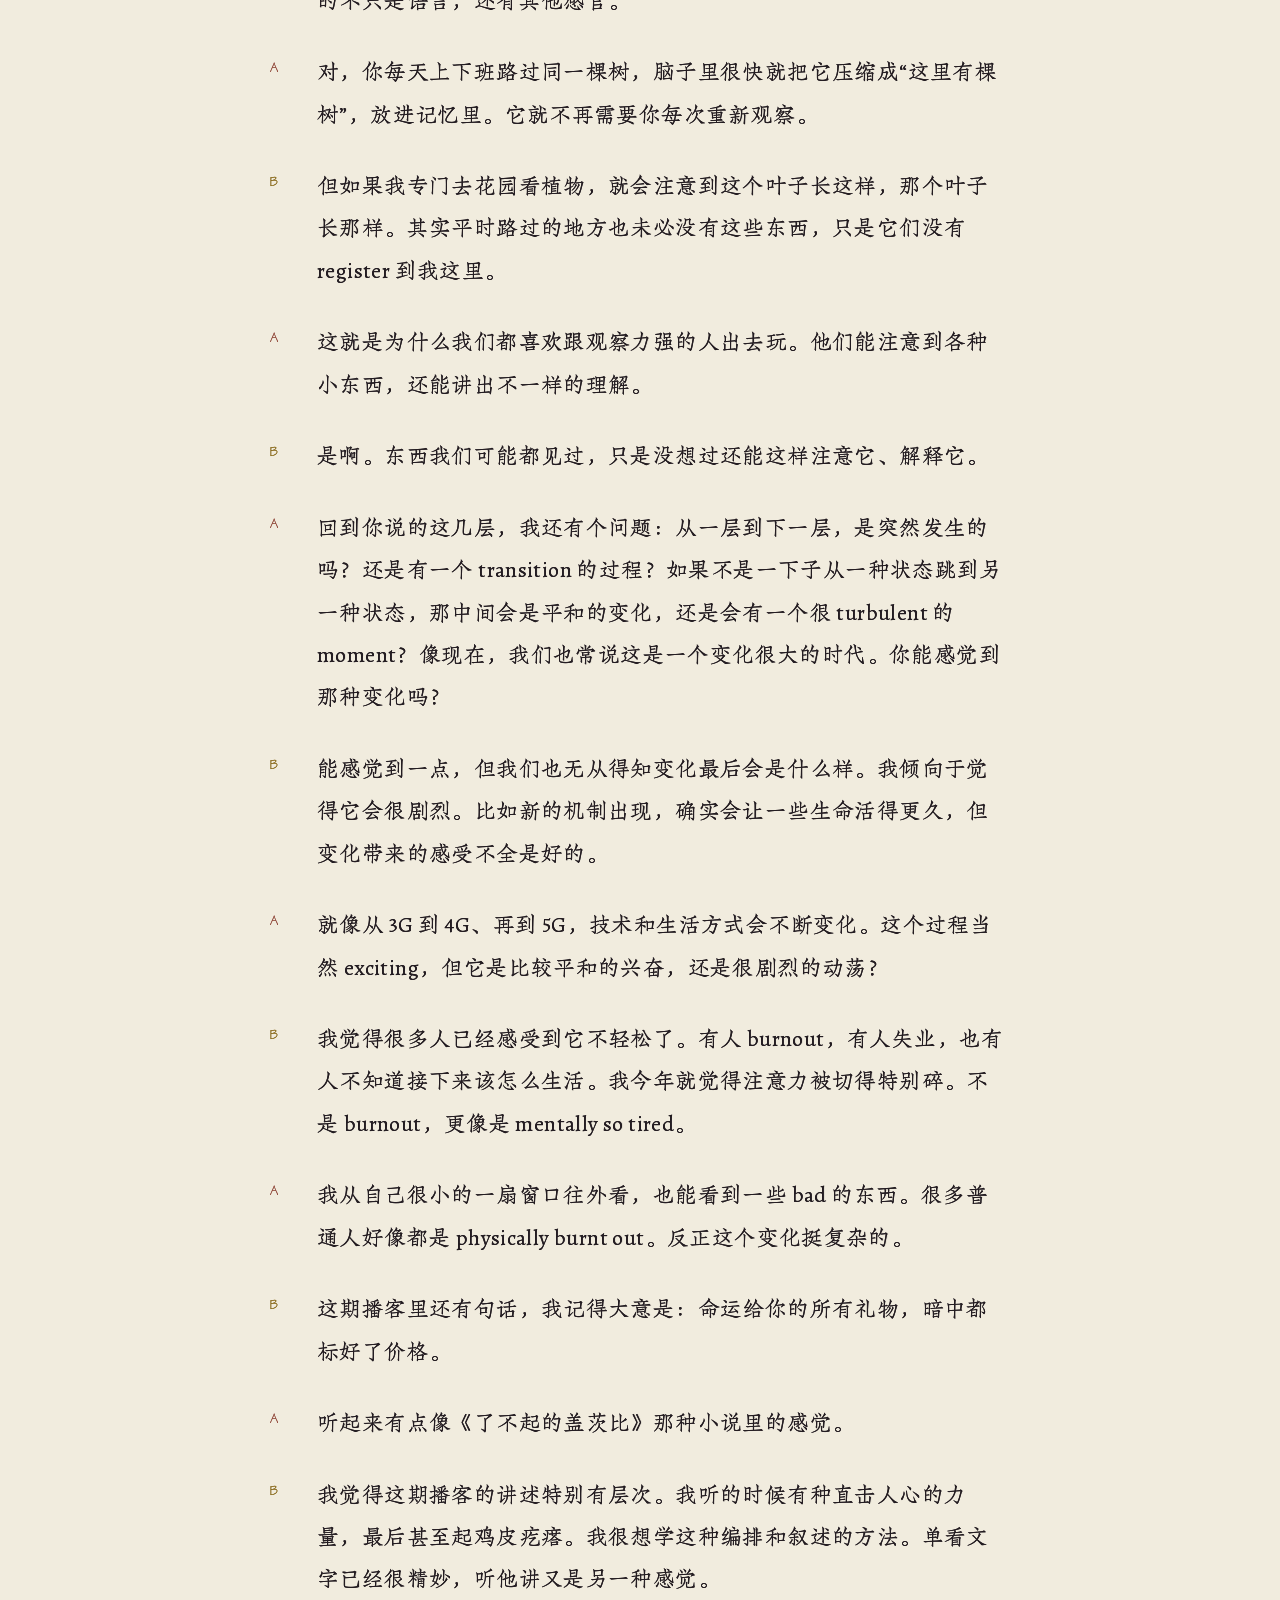
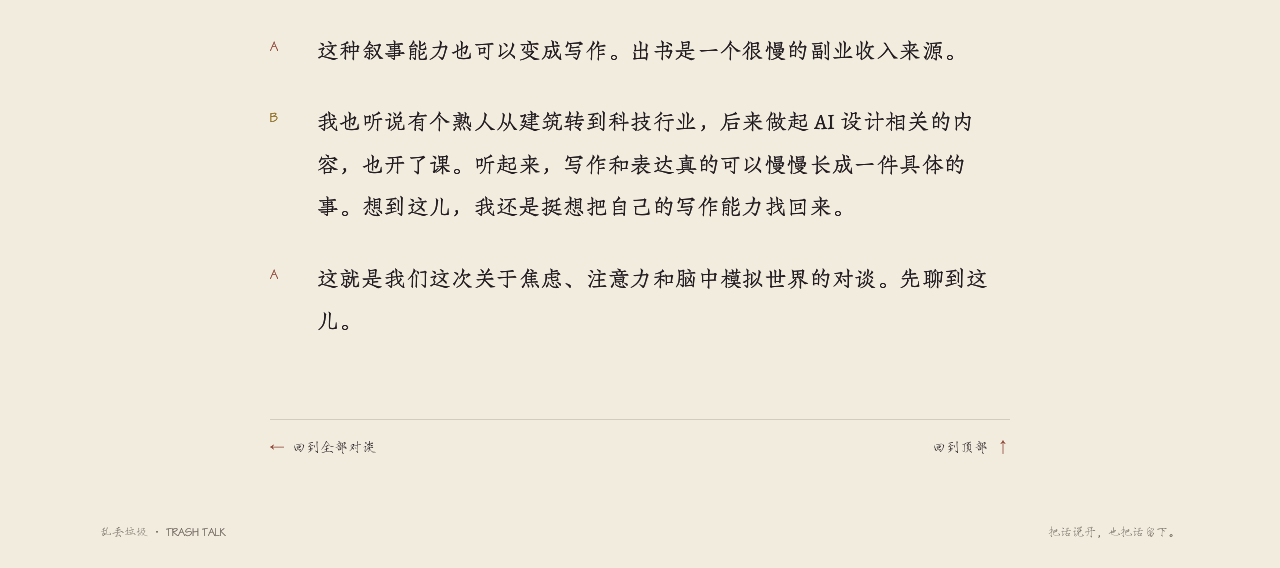
<file: site/articles/2026-09-27-part-2.html>
<!doctype html>
<html lang="zh-Hans">
<head>
  <meta charset="utf-8">
  <meta name="viewport" content="width=device-width, initial-scale=1">
  <meta name="theme-color" content="#f5f1e7">
  <meta name="description" content="从进化、偏见和多巴胺聊到社交媒体：两个人试着拆开焦虑与不满足的来源。">
  <title>我们看到的世界，有多少是脑子模拟出来的？ · 乱丢垃圾 / Trash Talk</title>
  <link rel="icon" href="../assets/branding/trash-talk-icon.svg" type="image/svg+xml">
  <link rel="stylesheet" href="../assets/site.css">
</head>
<body class="article-page">
  <a class="skip-link" href="#main">跳到正文</a>
  <main id="main" class="article-shell">
    <header class="article-intro">
      <p class="eyebrow"><time datetime="2026-09-27">2026.09.27</time></p>
      <h1>我们看到的世界，有多少是脑子模拟出来的？</h1>
      <p class="article-deck">从进化、偏见和多巴胺聊到社交媒体：两个人试着拆开焦虑与不满足的来源。</p>
      <div class="article-meta"><span>两个人的对谈</span><span class="meta-dot" aria-hidden="true"></span><span>按原对话顺序整理</span></div>
    </header>
    <div class="article-rule" aria-hidden="true"><span>02</span><i></i><span>—</span></div>
    <article class="dialogue" aria-label="对谈正文">
      <section class="turn speaker-a" data-speaker="A"><span class="speaker-label" aria-label="Speaker A">A</span><div class="turn-copy"><p>Chamath 在<a href="https://youtube.com/watch?v=C5MQPjZEvD4" target="_blank" rel="noopener noreferrer">How To Organize Your Life Like The Top 1%</a>里把很多事情都 frame 成 winning or learning：事情做成了，是 winning；没做成，也能从里面学到东西。这样一来，还没开始时就不必一直想着“万一失败了怎么办”。你真的去做了，对失败的想象反而可能没那么吓人，也就更容易迈出那一步。</p></div></section>
<section class="turn speaker-b" data-speaker="B"><span class="speaker-label" aria-label="Speaker B">B</span><div class="turn-copy"><p>这让我想到最近听的<a href="https://open.spotify.com/episode/0LyoBCka1C947GLucUD8Gc" target="_blank" rel="noopener noreferrer">《无人知晓》E46：我们从未看见彼此</a>。里面有个观点，跟我想象自己失败后会有什么后果很相通。我听的时候一下子明白了，为什么自己总会焦虑，焦虑到底从哪儿来：脑子里像有一个 simulator，不停地模拟外面的世界，也预测如果我采取某个行动，事情会往哪里发展，是好还是坏。它会先把糟糕的结果演给我看，于是我还没行动，就已经开始害怕。</p>
<p>我理解这套模拟能力是进化带来的。很早以前，小型哺乳动物生活在大型食肉动物环伺的环境里，出去一趟可能就有生命危险。大脑先替你模拟一下可能发生什么：如果结果很糟，那就别去，先把风险避开。后来遇到危机时留下来的经验，也会影响我们以后怎么看类似的事情。所以有时让人焦虑的，不完全是眼前的事，而是脑子预演出来的那个坏结果。</p></div></section>
<section class="turn speaker-a" data-speaker="A"><span class="speaker-label" aria-label="Speaker A">A</span><div class="turn-copy"><p>为了增加 survival 的概率。说到底，是在算死亡或者失败的 probability。</p></div></section>
<section class="turn speaker-b" data-speaker="B"><span class="speaker-label" aria-label="Speaker B">B</span><div class="turn-copy"><p>对。大脑并不是为了让你准确理解外面的世界才工作的，它首先得让你活下来。于是我们看到的世界，不一定就是外面那个客观世界，也可能是脑子投射出来、由过去经验和记忆拼成的 simulated world。</p>
<p>比如，我们会说一个人自私、贪婪，也会说某种动物是害虫、某种是益虫。可自然界本身并没有绝对的好坏。按照这期播客里的讲法，生命很早就发展出了给事情标正负号的能力：这件事对生存有利，就记成正；会让自己受伤或被吃掉，就记成负。最初的生物不能主动选择方向，食物漂到面前就吃；后来有了能主动移动的生物，它游向一个方向，却不知道那里是食物还是天敌。要判断往哪边去，就需要慢慢积累“好”与“坏”的反馈。</p></div></section>
<section class="turn speaker-a" data-speaker="A"><span class="speaker-label" aria-label="Speaker A">A</span><div class="turn-copy"><p>这听起来像现在大模型的 reinforcement learning：先有一个 policy，再根据 reward 去调整什么是好的行动。</p></div></section>
<section class="turn speaker-b" data-speaker="B"><span class="speaker-label" aria-label="Speaker B">B</span><div class="turn-copy"><p>对，我也觉得大模型的机制和人脑进化有点像。</p></div></section>
<section class="turn speaker-a" data-speaker="A"><span class="speaker-label" aria-label="Speaker A">A</span><div class="turn-copy"><p>不过 neural network 只是 machine learning 里的一类模型，旁边还有 tree、random forest 这些不同的方法。</p></div></section>
<section class="turn speaker-b" data-speaker="B"><span class="speaker-label" aria-label="Speaker B">B</span><div class="turn-copy"><p>嗯。我刚才说到第一层和第三层，中间其实还可以放一个第二层。第一层，是生物开始给事情标正负号；第三层，是小型哺乳动物能在脑子里模拟外界。中间那层，我想到的是脊椎动物，像鱼。以前那些正负反馈要靠很多代的进化慢慢留下来，代价是生死。后来个体也能积累经验：有个“学生”去判断外界，有个像“老师”一样的机制，看结果和预期有什么差别，再给出反馈。</p>
<p>如果结果比预期好，身体会给你一点多巴胺，让你记住这次经验；如果结果只是跟预期一样，反馈就没那么强；如果更差，你也会知道这条路不行。所以多巴胺可能不只是快乐机制，更像是在管理预期。你不断完成一件事、能力也确实比以前强了，可你会马上把预期抬高。等自己没有达到新的预期，就又觉得不够好、不够厉害。人就这样被多巴胺牵着走，总觉得还差一点。</p></div></section>
<section class="turn speaker-a" data-speaker="A"><span class="speaker-label" aria-label="Speaker A">A</span><div class="turn-copy"><p>那个“老师”是什么？它的判断依据是人的 instinct 吗？</p></div></section>
<section class="turn speaker-b" data-speaker="B"><span class="speaker-label" aria-label="Speaker B">B</span><div class="turn-copy"><p>我理解它最后还是跟生存有关。比如鱼游过一个转角，看见了比预期更多的小虾，这是额外的食物，结果比预期好；如果什么也没看见，就比预期差。它把这些反馈记下来，让好坏不只靠基因传给下一代，也能成为个体自己的经验。</p></div></section>
<section class="turn speaker-a" data-speaker="A"><span class="speaker-label" aria-label="Speaker A">A</span><div class="turn-copy"><p>That reminds me of prior 和 posterior。鱼已经有一个先验，可能来自 DNA，也可能来自过去经验。它转过弯看见虾、吃饱了，这是新的 evidence。再把 evidence 放进 Bayesian equation，原来的判断就会更新：饿的时候往哪边走，哪种选择更可能找到食物。最早那一层没有个体经验，只有代际之间的传承；后来个体有了自己的 evidence，判断也就能跟着改变。</p></div></section>
<section class="turn speaker-b" data-speaker="B"><span class="speaker-label" aria-label="Speaker B">B</span><div class="turn-copy"><p>第三层就是脑子开始替你建模、simulate 未来。即使我已经能从自己的行为里积累经验，试错的代价可能还是很大，所以我会提前预测：如果我往这边走，结果会怎样？不好的话就先规避。</p>
<p>这套机制过去有助于生存，但它也会带进现在的生活。比如工作里又要做一个 design sprint，我过去做类似的事情觉得很累，review 也很麻烦。于是这段经验已经被 register 进 instinct 里，我还没开始，就先觉得这件事危险、麻烦，不想做。我以为自己在看“这次 sprint 会怎么发展”，其实看到的可能只是过去经验替我模拟出来的世界。</p></div></section>
<section class="turn speaker-a" data-speaker="A"><span class="speaker-label" aria-label="Speaker A">A</span><div class="turn-copy"><p>对。你还没有拿到新的事实，就先在脑子里搭了一个 sandbox，再用以前的经验去跑一遍。结果当然可能很差，于是你还没真正开始，就已经想说 no 了。</p></div></section>
<section class="turn speaker-b" data-speaker="B"><span class="speaker-label" aria-label="Speaker B">B</span><div class="turn-copy"><p>第四层是我们开始群居、彼此交流。你不只是模拟外面的世界，也会模拟其他人怎么想。比如一只猩猩看到另一只不耐烦，就猜“它是不是讨厌我”或者“它是不是藏着更好的桃子，不想告诉我”。可这不一定有事实依据，也可能只是把自己的经验投射到对方身上。</p>
<p>我很能 relate 这种感觉。之前有一天我状态特别差，前一晚睡得很晚，也没怎么吃东西。那天看到工作消息，我就觉得大家在指责我没把事情做好。但对方可能只是在提醒我一件事，或者需要我的专业意见。我之所以读成批评，也许是因为我自己就很容易用专业能力去 judge 别人；于是我以为别人也在用同一把尺子 judge 我。</p></div></section>
<section class="turn speaker-a" data-speaker="A"><span class="speaker-label" aria-label="Speaker A">A</span><div class="turn-copy"><p>Exactly。你觉得自己没做好，就觉得自己不够厉害、不应该待在这里；你也在用这套标准审视自己，所以才会有那种拉扯。</p></div></section>
<section class="turn speaker-b" data-speaker="B"><span class="speaker-label" aria-label="Speaker B">B</span><div class="turn-copy"><p>对，就是这种感觉。这是第四层。</p></div></section>
<section class="turn speaker-a" data-speaker="A"><span class="speaker-label" aria-label="Speaker A">A</span><div class="turn-copy"><p>你刚才说“同类”，让我想到现在的 community、身边的人。至少在社交媒体和技术革命之前，影响我们最多的，可能就是自己周围的那群人。那第五层是什么？</p></div></section>
<section class="turn speaker-b" data-speaker="B"><span class="speaker-label" aria-label="Speaker B">B</span><div class="turn-copy"><p>这期播客还提到《被讨厌的勇气》里的一句话：人的烦恼来自人际关系。人际关系为什么这么难？因为我们的大脑不是为了全然理解另一个人而进化的，它首先还是为了生存。我们会给世界做判断，会把自己的模拟投射到别人身上。按这个说法，很多人际关系里的误会，都是从这里开始的。</p>
<p>而语言又让这个过程变得更快。以前“那只猴子自私”“它把桃子藏起来了”可能只在一个人的脑子里；有了语言以后，一个复杂的人可以被压缩成一个词、一个标签，比如“自私”“精致利己”或者“妈宝男”，然后在人群里迅速传播。</p></div></section>
<section class="turn speaker-a" data-speaker="A"><span class="speaker-label" aria-label="Speaker A">A</span><div class="turn-copy"><p>像 encoding 和 decoding。你把一个很大的包裹先编码成一个小标签，信息就更容易传；但传过去的，也只是被压缩过的那一部分。</p></div></section>
<section class="turn speaker-b" data-speaker="B"><span class="speaker-label" aria-label="Speaker B">B</span><div class="turn-copy"><p>对。你脑子里的 simulated world 本来就有 bias，别人的 bias 又能很快传给你，像是给你戴上一层有色眼镜。你不只是在用自己的滤镜，也不断接收别人的滤镜，就更难看清真实的人和真实的事情。</p>
<p>这也让我想到 social media。它已经是一个赚钱的工具，很多人靠创作生活。为了抓住你的 attention，标题会写得越来越夸张，内容最好能激起强烈情绪。真实性有时反而排在后面，关键是能不能 grab attention。而这又和前面说的预期有关：内容越出乎意料，越容易刺激多巴胺，让人点进去。</p>
<p>于是对世界的看法被压缩成标签和一条条 post，平台再根据你的反应不停 customize 你看到的东西。它像一台二十四小时运转的机器，专门找最能抓住你、刺激你多巴胺的内容，让你一直追下去。你看到的世界越来越由这些高刺激、偏离预期的内容组成，就可能以为外面的世界本来就是这样。每个人的小红书都不一样，也是因为每个人收到的内容都被定制过。</p></div></section>
<section class="turn speaker-a" data-speaker="A"><span class="speaker-label" aria-label="Speaker A">A</span><div class="turn-copy"><p>比如，小红书上的大家都出去玩，为什么我要加班？</p></div></section>
<section class="turn speaker-b" data-speaker="B"><span class="speaker-label" aria-label="Speaker B">B</span><div class="turn-copy"><p>是啊。你对世界的理解会被限制，甚至会觉得外面的人全都那样。</p></div></section>
<section class="turn speaker-a" data-speaker="A"><span class="speaker-label" aria-label="Speaker A">A</span><div class="turn-copy"><p>而且好像没有什么东西能跟它对冲。要做一个跟小红书竞争的产品，光从多巴胺这个角度想，可能都很难：没人用它，它就更难形成自己的吸引力。</p></div></section>
<section class="turn speaker-b" data-speaker="B"><span class="speaker-label" aria-label="Speaker B">B</span><div class="turn-copy"><p>说远了。你刚才说 winning 和 learning，说做事情的时候别一直预想失败，我就想到这个 simulated world，然后一下把这五层都串起来了。</p>
<p>我觉得这期播客的叙事特别有层次。它先讲一个电影里的故事，再用一个清楚的结构带出这几层；讲到后面又会回到电影，把之前的观点和具体情节连起来，也会给一些可能的解法。它还会把自己的观点和以前节目里的内容、嘉宾分享过的事连接起来，一层层 amplify。你听着就会觉得，生物进化、脑神经、佛学和哲学好像在讲同一件事。比如它把多巴胺和佛学中的某个概念放在一起，也把正负判断和“分别心”联系起来。最后再回到人和人为什么这么难互相理解：我们的大脑进化出来，首先是为了生存，不是为了准确地看待彼此。</p></div></section>
<section class="turn speaker-a" data-speaker="A"><span class="speaker-label" aria-label="Speaker A">A</span><div class="turn-copy"><p>这很像一些畅销书的结构，不是贬义的畅销书。它先有一个故事，比如电影，然后用一套清楚的结构讲观点，再不断回到故事里做类比。最后再留一些没有那么结构化的解法。</p></div></section>
<section class="turn speaker-b" data-speaker="B"><span class="speaker-label" aria-label="Speaker B">B</span><div class="turn-copy"><p>对。它把很多东西 connect 到一起，让你的理解不断 amplify，最后真的有种被击中的感觉。但如果我们总是被既往印象裹挟，难道就完全没办法了吗？</p>
<p>这期播客里提到一位印度学者的观点：可以练习把注意力放回当下，不要只跟着过去的判断走。注意周围正在发生什么，注意自己的呼吸，也注意和一个人相处时内心、身体的感受。比如我跟你聊天，脑子里突然冒出“你在批评我”，我能不能在那个念头刚出现时就意识到：这是我的模拟器在运作，我还没有真的理解你？能意识到这一点，已经是很深的一步了。</p></div></section>
<section class="turn speaker-a" data-speaker="A"><span class="speaker-label" aria-label="Speaker A">A</span><div class="turn-copy"><p>我想到一个类似的例子。你在 ChatGPT 里写 prompt，如果只给一个很模糊的需求，它就只能依赖那句话，再加上它已有的 memory 和背景来回答。但如果你把观察写得很具体、很全面，它就会把更多 attention 放在眼前这个观察上，而不是只靠过去的 context。</p></div></section>
<section class="turn speaker-b" data-speaker="B"><span class="speaker-label" aria-label="Speaker B">B</span><div class="turn-copy"><p>对，人的 attention 也是单线程的。当你把注意力集中在观察当下，模拟器就不容易过分发挥。</p></div></section>
<section class="turn speaker-a" data-speaker="A"><span class="speaker-label" aria-label="Speaker A">A</span><div class="turn-copy"><p>这也像 Bayesian updating。你一开始有一个 prior，但最初的判断不等于最后的结论。先把它说出来，之后不断加入 evidence，结论就会慢慢 converge。新的事实足够多时，原来的先验也会被更新。</p></div></section>
<section class="turn speaker-b" data-speaker="B"><span class="speaker-label" aria-label="Speaker B">B</span><div class="turn-copy"><p>我还想到以前出去玩时那种感官上的震动。第一次看冰川、雪山、银河，觉得特别新鲜，好像感官一下都打开了；看多了以后，再看到它们就没那么惊讶了。听完这期播客，我才想到，大脑已经把这些经验 register 下来了，没有超出上一次的预期，也就不再给你同样强的反馈。</p>
<p>如果我能把注意力放回当下，真的去看、去听，可能会重新感受到一些不一样的东西。这也是为什么旅行容易让人觉得更 present：它激活的不只是语言，还有其他感官。</p></div></section>
<section class="turn speaker-a" data-speaker="A"><span class="speaker-label" aria-label="Speaker A">A</span><div class="turn-copy"><p>对，你每天上下班路过同一棵树，脑子里很快就把它压缩成“这里有棵树”，放进记忆里。它就不再需要你每次重新观察。</p></div></section>
<section class="turn speaker-b" data-speaker="B"><span class="speaker-label" aria-label="Speaker B">B</span><div class="turn-copy"><p>但如果我专门去花园看植物，就会注意到这个叶子长这样，那个叶子长那样。其实平时路过的地方也未必没有这些东西，只是它们没有 register 到我这里。</p></div></section>
<section class="turn speaker-a" data-speaker="A"><span class="speaker-label" aria-label="Speaker A">A</span><div class="turn-copy"><p>这就是为什么我们都喜欢跟观察力强的人出去玩。他们能注意到各种小东西，还能讲出不一样的理解。</p></div></section>
<section class="turn speaker-b" data-speaker="B"><span class="speaker-label" aria-label="Speaker B">B</span><div class="turn-copy"><p>是啊。东西我们可能都见过，只是没想过还能这样注意它、解释它。</p></div></section>
<section class="turn speaker-a" data-speaker="A"><span class="speaker-label" aria-label="Speaker A">A</span><div class="turn-copy"><p>回到你说的这几层，我还有个问题：从一层到下一层，是突然发生的吗？还是有一个 transition 的过程？如果不是一下子从一种状态跳到另一种状态，那中间会是平和的变化，还是会有一个很 turbulent 的 moment？像现在，我们也常说这是一个变化很大的时代。你能感觉到那种变化吗？</p></div></section>
<section class="turn speaker-b" data-speaker="B"><span class="speaker-label" aria-label="Speaker B">B</span><div class="turn-copy"><p>能感觉到一点，但我们也无从得知变化最后会是什么样。我倾向于觉得它会很剧烈。比如新的机制出现，确实会让一些生命活得更久，但变化带来的感受不全是好的。</p></div></section>
<section class="turn speaker-a" data-speaker="A"><span class="speaker-label" aria-label="Speaker A">A</span><div class="turn-copy"><p>就像从 3G 到 4G、再到 5G，技术和生活方式会不断变化。这个过程当然 exciting，但它是比较平和的兴奋，还是很剧烈的动荡？</p></div></section>
<section class="turn speaker-b" data-speaker="B"><span class="speaker-label" aria-label="Speaker B">B</span><div class="turn-copy"><p>我觉得很多人已经感受到它不轻松了。有人 burnout，有人失业，也有人不知道接下来该怎么生活。我今年就觉得注意力被切得特别碎。不是 burnout，更像是 mentally so tired。</p></div></section>
<section class="turn speaker-a" data-speaker="A"><span class="speaker-label" aria-label="Speaker A">A</span><div class="turn-copy"><p>我从自己很小的一扇窗口往外看，也能看到一些 bad 的东西。很多普通人好像都是 physically burnt out。反正这个变化挺复杂的。</p></div></section>
<section class="turn speaker-b" data-speaker="B"><span class="speaker-label" aria-label="Speaker B">B</span><div class="turn-copy"><p>这期播客里还有句话，我记得大意是：命运给你的所有礼物，暗中都标好了价格。</p></div></section>
<section class="turn speaker-a" data-speaker="A"><span class="speaker-label" aria-label="Speaker A">A</span><div class="turn-copy"><p>听起来有点像《了不起的盖茨比》那种小说里的感觉。</p></div></section>
<section class="turn speaker-b" data-speaker="B"><span class="speaker-label" aria-label="Speaker B">B</span><div class="turn-copy"><p>我觉得这期播客的讲述特别有层次。我听的时候有种直击人心的力量，最后甚至起鸡皮疙瘩。我很想学这种编排和叙述的方法。单看文字已经很精妙，听他讲又是另一种感觉。</p></div></section>
<section class="turn speaker-a" data-speaker="A"><span class="speaker-label" aria-label="Speaker A">A</span><div class="turn-copy"><p>这种叙事能力也可以变成写作。出书是一个很慢的副业收入来源。</p></div></section>
<section class="turn speaker-b" data-speaker="B"><span class="speaker-label" aria-label="Speaker B">B</span><div class="turn-copy"><p>我也听说有个熟人从建筑转到科技行业，后来做起 AI 设计相关的内容，也开了课。听起来，写作和表达真的可以慢慢长成一件具体的事。想到这儿，我还是挺想把自己的写作能力找回来。</p></div></section>
<section class="turn speaker-a" data-speaker="A"><span class="speaker-label" aria-label="Speaker A">A</span><div class="turn-copy"><p>这就是我们这次关于焦虑、注意力和脑中模拟世界的对谈。先聊到这儿。</p></div></section>
    </article>
    <nav class="article-end" aria-label="文章导航">
      <a href="../index.html#archive"><span aria-hidden="true">←</span> 回到全部对谈</a>
      <a href="#main">回到顶部 <span aria-hidden="true">↑</span></a>
    </nav>
  </main>
  <footer class="site-footer article-footer"><span>乱丢垃圾 · TRASH TALK</span><span>把话说开，也把话留下。</span></footer>
</body>
</html>
</file>
<file: site/assets/site.css>
:root {
  color-scheme: light;
  --paper: #f1ecde;
  --paper-shadow: #dfd5c0;
  --ink: #241d22;
  --muted: #756b63;
  --line: rgb(76 60 49 / 18%);
  --yellow: #ffd32a;
  --red: #934b3c;
  --print: "FZ Shoujin", "Songti SC", "SimSun", serif;
  --page: min(1080px, calc(100% - 72px));
}

@font-face {
  font-family: "FZ Shoujin";
  src: url("fonts/FZShouJinShu.ttf") format("truetype");
  font-style: normal;
  font-weight: 400;
  font-display: swap;
}
@font-face {
  font-family: "Zhuque Fangsong";
  src: url("fonts/ZhuqueFangsong-Regular.ttf") format("truetype");
  font-style: normal;
  font-weight: 400;
  font-display: swap;
}
* { box-sizing: border-box; }
html { min-height: 100%; background: var(--paper); scroll-behavior: smooth; }
body {
  position: relative;
  isolation: isolate;
  min-height: 100vh;
  margin: 0;
  color: var(--ink);
  font-family: var(--print);
  -webkit-font-smoothing: auto;
  text-rendering: optimizeLegibility;
  text-shadow: 0 0 .35px currentColor, .12px .12px rgb(36 29 34 / 9%);
}
body::before {
  position: fixed;
  z-index: 0;
  inset: 0;
  pointer-events: none;
  content: "";
  opacity: .36;
  background-image: url("paper-texture.jpg");
  background-size: cover;
  mix-blend-mode: multiply;
}
body > * { position: relative; z-index: 1; }
a { color: inherit; text-decoration: none; }
a:focus-visible { outline: 2px solid var(--red); outline-offset: 5px; }
::selection { color: var(--ink); background: var(--yellow); }

.visually-hidden {
  position: absolute;
  width: 1px;
  height: 1px;
  padding: 0;
  margin: -1px;
  overflow: hidden;
  clip: rect(0, 0, 0, 0);
  white-space: nowrap;
  border: 0;
}
.skip-link {
  position: absolute;
  z-index: 2;
  top: 12px;
  left: 16px;
  padding: 10px 14px;
  transform: translateY(-160%);
  background: var(--ink);
  color: var(--paper);
}
.skip-link:focus { transform: translateY(0); }

.hero {
  display: grid;
  grid-template-columns: minmax(230px, 350px) minmax(0, 1fr);
  align-items: center;
  gap: clamp(36px, 9vw, 130px);
  width: var(--page);
  min-height: 100vh;
  min-height: 100svh;
  margin-inline: auto;
  padding-block: 72px 94px;
}
.hero-copy { max-width: 590px; }
.eyebrow {
  margin: 0;
  color: var(--red);
  font: 400 .75rem/1.6 var(--print);
  letter-spacing: .13em;
}
.hero-deck {
  margin: 30px 0 14px;
  font-size: clamp(2.1rem, 4.3vw, 3.4rem);
  line-height: 1.55;
  letter-spacing: .035em;
}
.hero-note { max-width: 39em; margin: 0; color: var(--muted); font-size: 1.1rem; line-height: 1.9; }
.read-link { display: inline-flex; align-items: center; gap: 12px; margin-top: 30px; padding-bottom: 5px; border-bottom: 1px solid var(--ink); font-size: 1rem; }
.read-link span { color: var(--red); transition: transform .2s ease; }
.read-link:hover span { transform: translateY(4px); }
.hero-mark { width: min(100%, 350px); margin: 0; }
.hero-mark img { display: block; width: 100%; height: auto; border-radius: 14%; }

.archive { width: var(--page); margin: 0 auto; padding: 42px clamp(0px, 4vw, 52px) 100px; }
.section-heading { display: flex; align-items: end; justify-content: space-between; gap: 20px; margin-bottom: 24px; }
.section-heading h2 { margin: 11px 0 0; font-size: clamp(1.9rem, 3.1vw, 2.5rem); font-weight: 400; line-height: 1.45; }
.archive-count { margin: 0 0 3px; color: var(--muted); font-size: .9rem; }
.archive-summary { margin: 0 0 24px; text-align: right; }
.archive-count:first-letter { color: var(--red); }
.archive-item {
  display: grid;
  grid-template-columns: 45px minmax(0, 1fr) 22px;
  align-items: start;
  gap: 18px;
  padding: 25px 3px;
  transition: padding .2s ease;
}
.archive-item:hover { padding-inline: 12px; }
.archive-number { padding-top: 5px; color: var(--red); font-size: .9rem; }
.archive-copy { display: grid; gap: 8px; }
.archive-meta { color: var(--muted); font-size: .8rem; letter-spacing: .08em; }
.archive-meta i { padding-inline: 5px; color: var(--red); font-style: normal; }
.archive-title { font-size: clamp(1.5rem, 2.5vw, 1.95rem); line-height: 1.55; }
.archive-deck { max-width: 66ch; color: var(--muted); font-size: 1rem; line-height: 1.85; }
.archive-arrow { justify-self: end; color: var(--red); font-size: 1.2rem; transition: transform .2s ease; }
.archive-item:hover .archive-arrow { transform: translate(3px, -3px); }
.empty-note { padding: 34px 0; color: var(--muted); font-size: 1rem; }
.site-footer { display: flex; justify-content: space-between; gap: 20px; width: var(--page); margin-inline: auto; padding: 20px 0 28px; color: var(--muted); font-size: .75rem; }

.article-shell { width: min(740px, calc(100% - 44px)); margin-inline: auto; }
.article-intro { padding: clamp(58px, 10vw, 108px) 0 36px; text-align: center; }
.article-intro .eyebrow { display: flex; justify-content: center; gap: 10px; align-items: center; }
.article-intro .eyebrow span:nth-child(2) { color: var(--line); }
.article-intro h1 { max-width: 19em; margin: 25px auto 0; font-size: clamp(2.1rem, 5.7vw, 3.7rem); font-weight: 400; line-height: 1.5; letter-spacing: .025em; }
.article-deck { max-width: 48ch; margin: 18px auto 0; color: var(--muted); font-size: 1.1rem; line-height: 1.9; }
.article-meta { display: flex; justify-content: center; align-items: center; gap: 10px; margin-top: 23px; color: var(--muted); font-size: .85rem; }
.meta-dot { width: 3px; height: 3px; border-radius: 50%; background: var(--red); }
.article-rule { display: flex; align-items: center; gap: 12px; width: 76px; margin: 0 auto 38px; color: var(--red); font-size: .85rem; }
.article-rule i { flex: 1; height: 1px; background: var(--line); }
.dialogue { padding-bottom: 48px; }
.dialogue .turn-copy { font-family: "Zhuque Fangsong", var(--print); }
.turn { display: grid; grid-template-columns: 32px minmax(0, 1fr); gap: 15px; margin: 0 0 29px; }
.speaker-label { padding-top: 5px; color: var(--red); font-size: .9rem; line-height: 1.7; letter-spacing: .06em; }
.speaker-b .speaker-label { color: #896919; }
.turn-copy p { margin: 0 0 17px; font-size: clamp(1.25rem, 1.7vw, 1.4rem); line-height: 1.95; letter-spacing: .018em; }
.turn-copy p:last-child { margin-bottom: 0; }
.turn-copy strong { font-weight: 700; }
.turn-copy em { font-style: italic; }
.dialogue a {
  text-decoration: underline;
  text-decoration-color: rgb(147 75 60 / 42%);
  text-decoration-thickness: 1px;
  text-underline-offset: .18em;
}
.dialogue a:hover { text-decoration-color: var(--red); }
.article-end { display: flex; justify-content: space-between; gap: 20px; padding: 20px 0 50px; border-top: 1px solid var(--line); font-size: .9rem; }
.article-end a { display: inline-flex; gap: 8px; }
.article-end a span { color: var(--red); }
.article-footer { margin-top: 0; }

@media (max-width: 760px) {
  :root { --page: calc(100% - 38px); }
  .hero { grid-template-columns: 1fr; gap: 34px; min-height: 0; padding-block: 64px 72px; }
  .hero-mark { grid-row: 1; width: min(58vw, 260px); justify-self: center; }
  .hero-copy { text-align: center; }
  .hero-deck { margin-top: 24px; font-size: clamp(1.9rem, 8.2vw, 2.65rem); }
  .hero-note { margin-inline: auto; }
  .archive { padding: 32px 0 68px; }
  .archive-item { grid-template-columns: 30px minmax(0, 1fr) 17px; gap: 10px; padding-block: 21px; }
  .archive-title { font-size: 1.5rem; }
  .archive-deck { font-size: .95rem; }
  .article-intro { padding-top: 60px; }
  .article-intro h1 { font-size: clamp(2rem, 8.2vw, 2.9rem); }
  .article-deck { font-size: 1.05rem; }
  .turn { grid-template-columns: 23px minmax(0, 1fr); gap: 10px; margin-bottom: 24px; }
  .turn-copy p { font-size: 1.2rem; line-height: 1.95; }
}

@media (max-width: 390px) {
  :root { --page: calc(100% - 30px); }
  .archive-count { font-size: .8rem; }
  .archive-item { grid-template-columns: 25px minmax(0, 1fr) 15px; gap: 8px; }
  .site-footer { flex-direction: column; gap: 7px; }
}

@media (prefers-reduced-motion: reduce) {
  *, *::before, *::after { scroll-behavior: auto !important; transition-duration: .01ms !important; }
}
</file>
